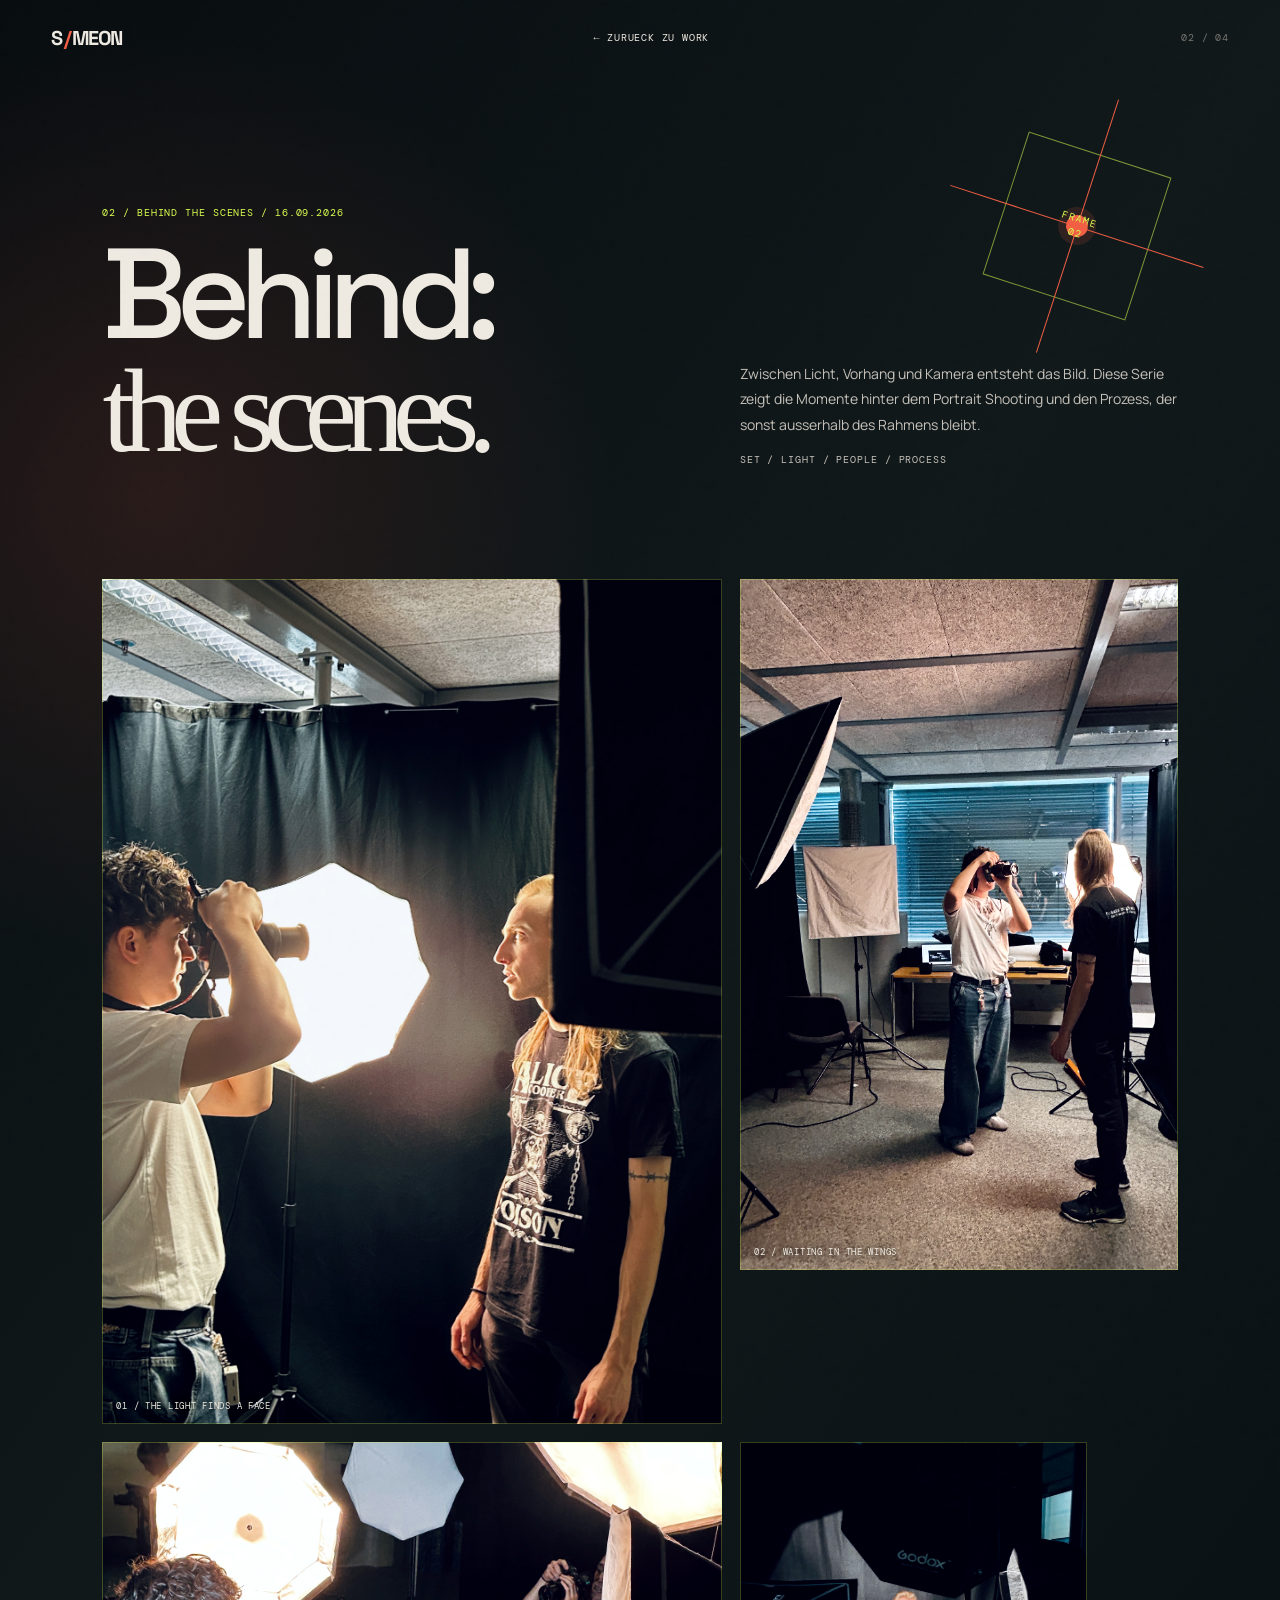
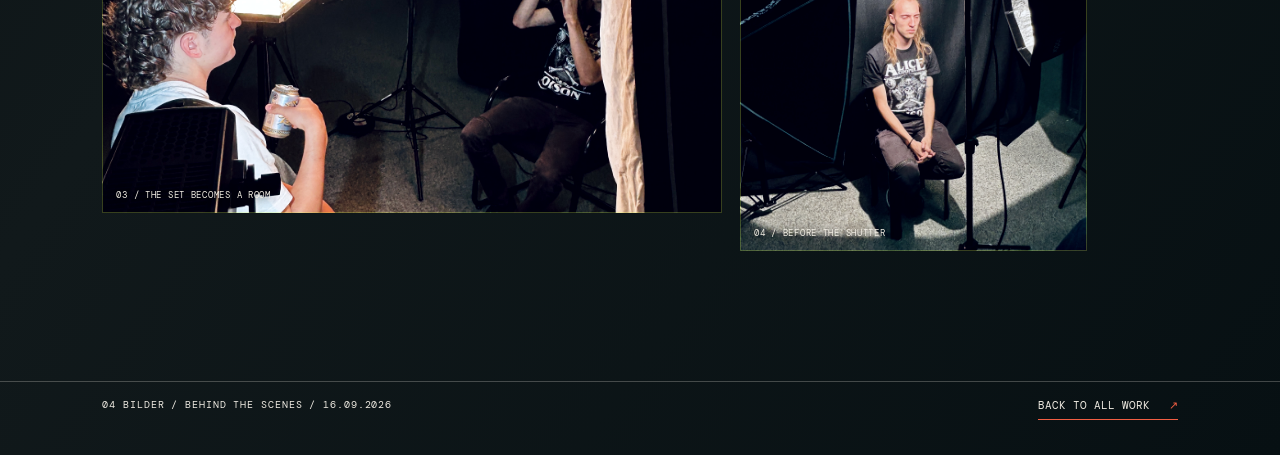
<file: behind-the-scenes.html>
<!doctype html>
<html lang="de">
<head>
  <meta charset="UTF-8">
  <meta name="viewport" content="width=device-width, initial-scale=1.0">
  <meta name="description" content="Behind the Scenes vom Portrait Shooting am 16.09.2026.">
  <title>Behind: Behind the Scenes — SIMEON</title>
  <link rel="stylesheet" href="style.css">
</head>
<body class="project-page behind-page">
  <div class="grain" aria-hidden="true"></div>
  <header class="site-header">
    <a class="wordmark" href="index.html#top" aria-label="Simeon Startseite">S<span>/</span>MEON</a>
    <a class="back-link" href="index.html#work">&larr; zurueck zu work</a>
    <span class="header-note">02 / 04</span>
  </header>
  <main>
    <section class="project-hero section-pad behind-hero">
      <div class="project-page-title reveal visible"><p class="eyebrow">02 / behind the scenes / 16.09.2026</p><h1>Behind:<br><em>the scenes.</em></h1></div>
      <div class="project-page-intro reveal visible"><p>Zwischen Licht, Vorhang und Kamera entsteht das Bild. Diese Serie zeigt die Momente hinter dem Portrait Shooting und den Prozess, der sonst ausserhalb des Rahmens bleibt.</p><p class="mono">set / light / people / process</p></div>
      <div class="behind-marker" aria-hidden="true"><span>FRAME<br>02</span><i></i></div>
    </section>
    <section class="behind-gallery section-pad" aria-label="Behind the Scenes Bilder">
      <div class="behind-gallery-grid">
        <figure class="behind-shot behind-shot-feature"><img src="img/Behind%20the%20Scens/IMG_6875.jpg" alt="Fotograf beim Fotografieren im Portrait-Set" loading="eager"><figcaption>01 / the light finds a face</figcaption></figure>
        <figure class="behind-shot behind-shot-tall"><img src="img/Behind%20the%20Scens/IMG_6873.jpg" alt="Portrait-Set mit Licht und schwarzem Vorhang" loading="lazy"><figcaption>02 / waiting in the wings</figcaption></figure>
        <figure class="behind-shot behind-shot-wide"><img src="img/Behind%20the%20Scens/IMG_6867.jpg" alt="Person im improvisierten Portrait-Set" loading="lazy"><figcaption>03 / the set becomes a room</figcaption></figure>
        <figure class="behind-shot"><img src="img/Behind%20the%20Scens/IMG_6865.jpg" alt="Licht und Kamera waehrend des Shootings" loading="lazy"><figcaption>04 / before the shutter</figcaption></figure>
      </div>
    </section>
    <section class="project-end section-pad"><span class="mono">04 bilder / behind the scenes / 16.09.2026</span><a class="text-link" href="index.html#work">back to all work <span>↗</span></a></section>
  </main>
  <script src="script.js"></script>
</body>
</html>
</file>
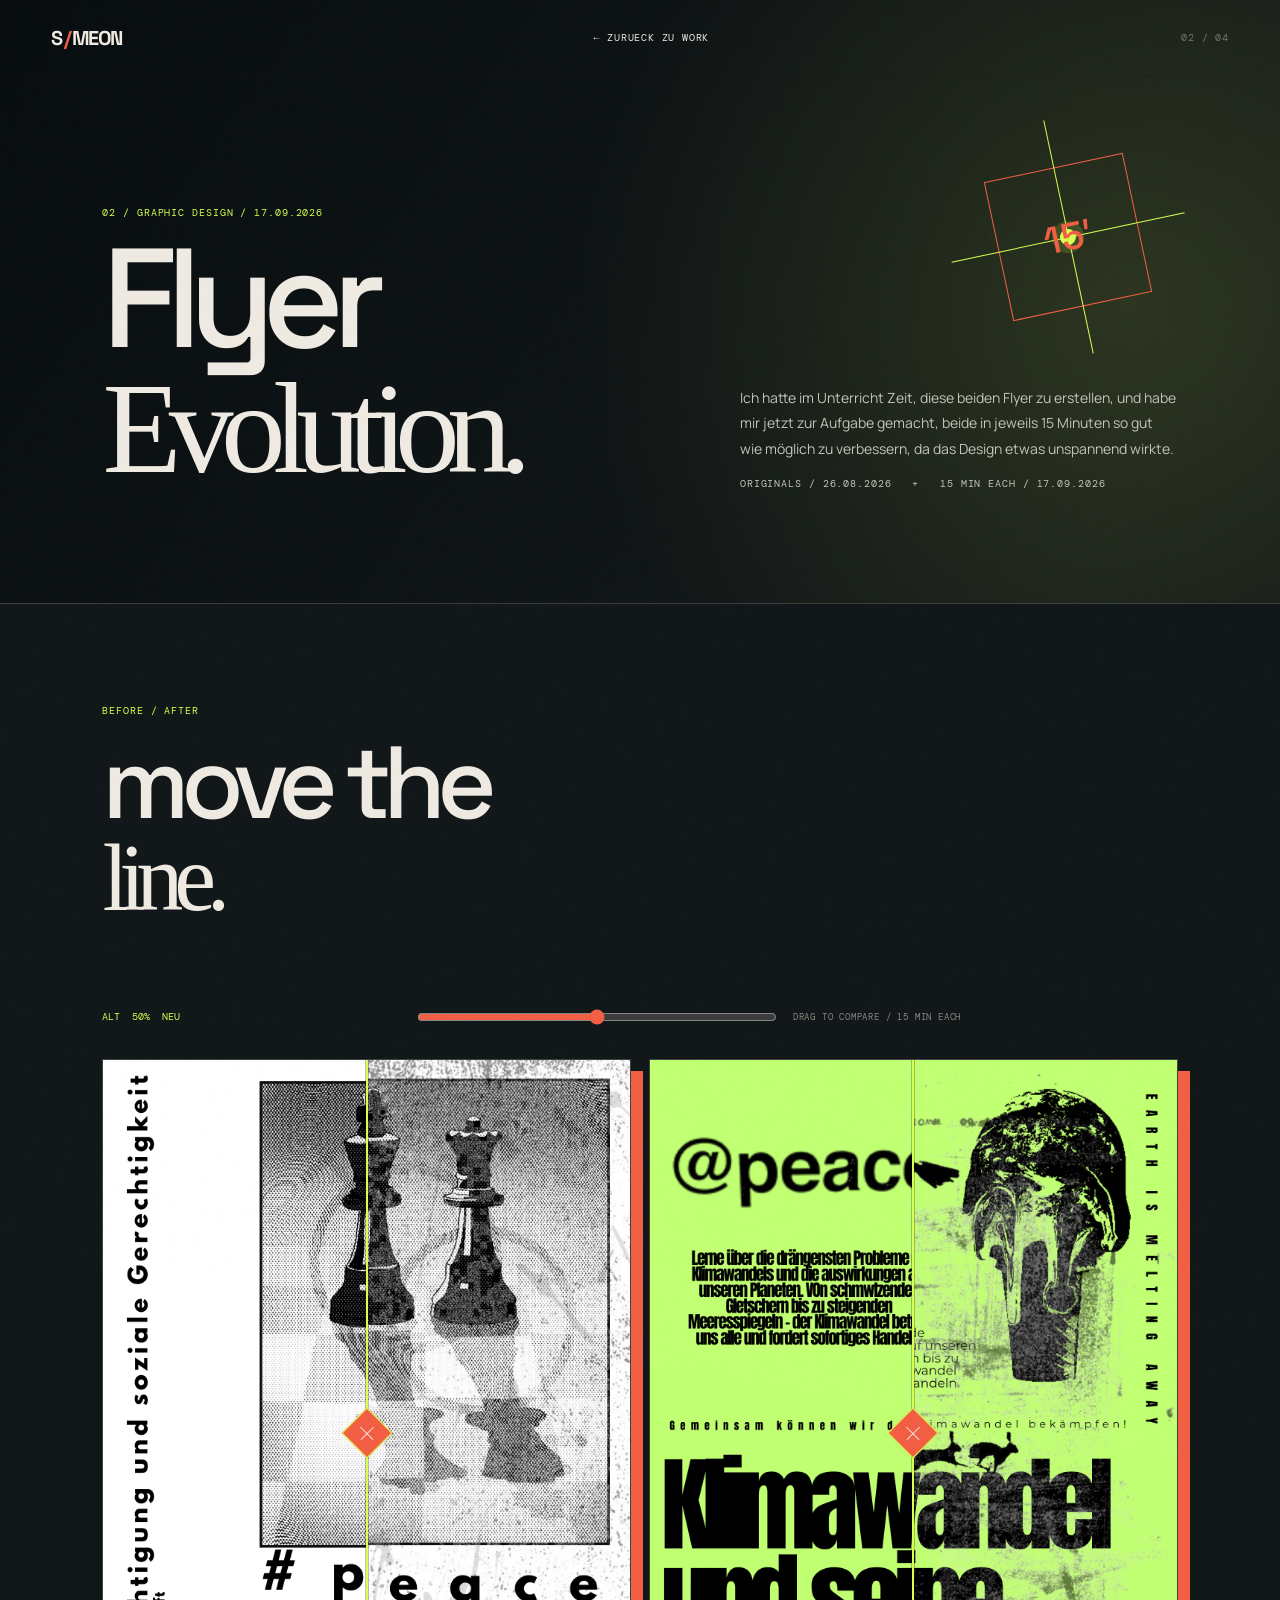
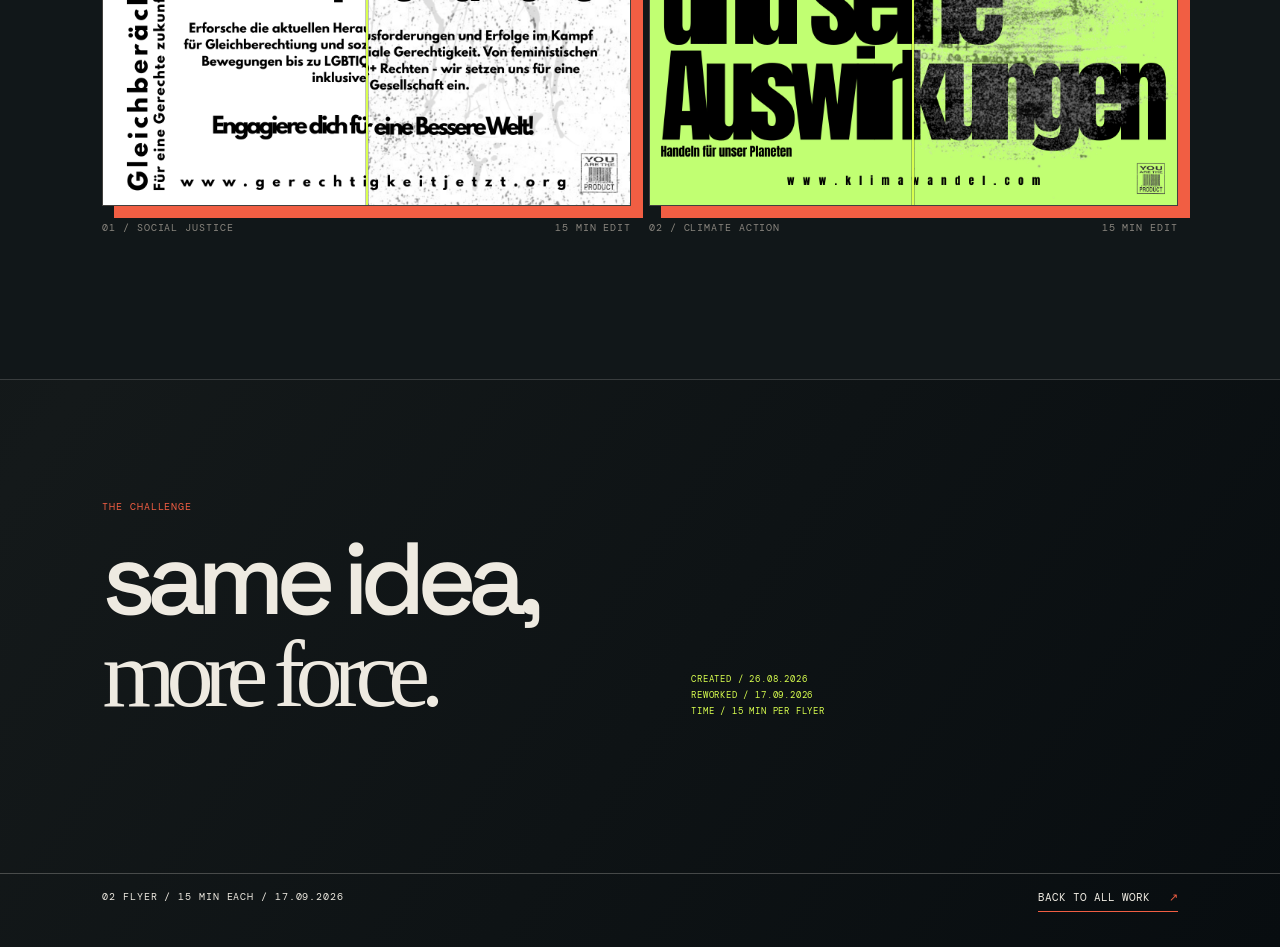
<file: flyer-entwicklung.html>
<!doctype html>
<html lang="de">
<head>
  <meta charset="UTF-8">
  <meta name="viewport" content="width=device-width, initial-scale=1.0">
  <meta name="description" content="Flyer-Entwicklung: zwei Flyer, jeweils 15 Minuten überarbeitet.">
  <title>Flyer Evolution — SIMEON</title>
  <link rel="stylesheet" href="style.css">
</head>
<body class="project-page flyer-page">
  <div class="grain" aria-hidden="true"></div>
  <header class="site-header">
    <a class="wordmark" href="index.html#top" aria-label="Simeon Startseite">S<span>/</span>MEON</a>
    <a class="back-link" href="index.html#work">&larr; zurueck zu work</a>
    <span class="header-note">02 / 04</span>
  </header>
  <main>
    <section class="project-hero section-pad flyer-hero">
      <div class="project-page-title reveal visible"><p class="eyebrow">02 / graphic design / 17.09.2026</p><h1>Flyer<br><em>Evolution.</em></h1></div>
      <div class="project-page-intro reveal visible"><p>Ich hatte im Unterricht Zeit, diese beiden Flyer zu erstellen, und habe mir jetzt zur Aufgabe gemacht, beide in jeweils 15 Minuten so gut wie möglich zu verbessern, da das Design etwas unspannend wirkte.</p><p class="mono">originals / 26.08.2026 &nbsp; + &nbsp; 15 min each / 17.09.2026</p></div>
      <div class="flyer-hero-mark" aria-hidden="true"><span>15′</span><i></i></div>
    </section>
    <section class="flyer-comparison section-pad" aria-labelledby="comparison-title">
      <div class="flyer-section-heading">
        <div><p class="eyebrow">before / after</p><h2 id="comparison-title">move the<br><em>line.</em></h2></div>
      </div>
      <div class="comparison-controls">
        <label for="comparison-range"><span>alt</span><span class="comparison-range-value">50%</span><span>neu</span></label>
        <input id="comparison-range" class="comparison-range" type="range" min="0" max="100" value="50" aria-label="Vergleich zwischen altem und neuem Flyer">
        <span class="mono">drag to compare / 15 min each</span>
      </div>
      <div class="comparison-grid">
        <article class="comparison-item">
          <div class="comparison-frame">
            <img class="comparison-old" src="img/03.09.2026/Old/Gleichber%C3%A4chtigung%20und%20soziale%20Gerechtigkeit.png" alt="Alter Flyer zu Gleichberechtigung und sozialer Gerechtigkeit">
            <div class="comparison-new"><img src="img/03.09.2026/New/Gleichber%C3%A4chtigung%20und%20soziale%20Gerechtigkeit.new.png" alt="Überarbeiteter Flyer zu Gleichberechtigung und sozialer Gerechtigkeit"></div>
            <div class="comparison-divider" aria-hidden="true"><span></span></div>
          </div>
          <div class="comparison-meta"><span class="mono">01 / social justice</span><span class="mono">15 min edit</span></div>
        </article>
        <article class="comparison-item">
          <div class="comparison-frame">
            <img class="comparison-old" src="img/03.09.2026/Old/Klimawandel%20und%20seine%20Auswirkungen.png" alt="Alter Flyer zu Klimawandel und seinen Auswirkungen">
            <div class="comparison-new"><img src="img/03.09.2026/New/Klimawandel%20und%20seine%20Auswirkungen.new.png" alt="Überarbeiteter Flyer zu Klimawandel und seinen Auswirkungen"></div>
            <div class="comparison-divider" aria-hidden="true"><span></span></div>
          </div>
          <div class="comparison-meta"><span class="mono">02 / climate action</span><span class="mono">15 min edit</span></div>
        </article>
      </div>
    </section>
    <section class="flyer-notes section-pad">
      <div><p class="eyebrow">the challenge</p><h2>same idea,<br><em>more force.</em></h2></div>
      <div class="flyer-note-copy"><p class="mono">created / 26.08.2026<br>reworked / 17.09.2026<br>time / 15 min per flyer</p></div>
    </section>
    <section class="project-end section-pad"><span class="mono">02 flyer / 15 min each / 17.09.2026</span><a class="text-link" href="index.html#work">back to all work <span>↗</span></a></section>
  </main>
  <script src="script.js"></script>
</body>
</html>
</file>
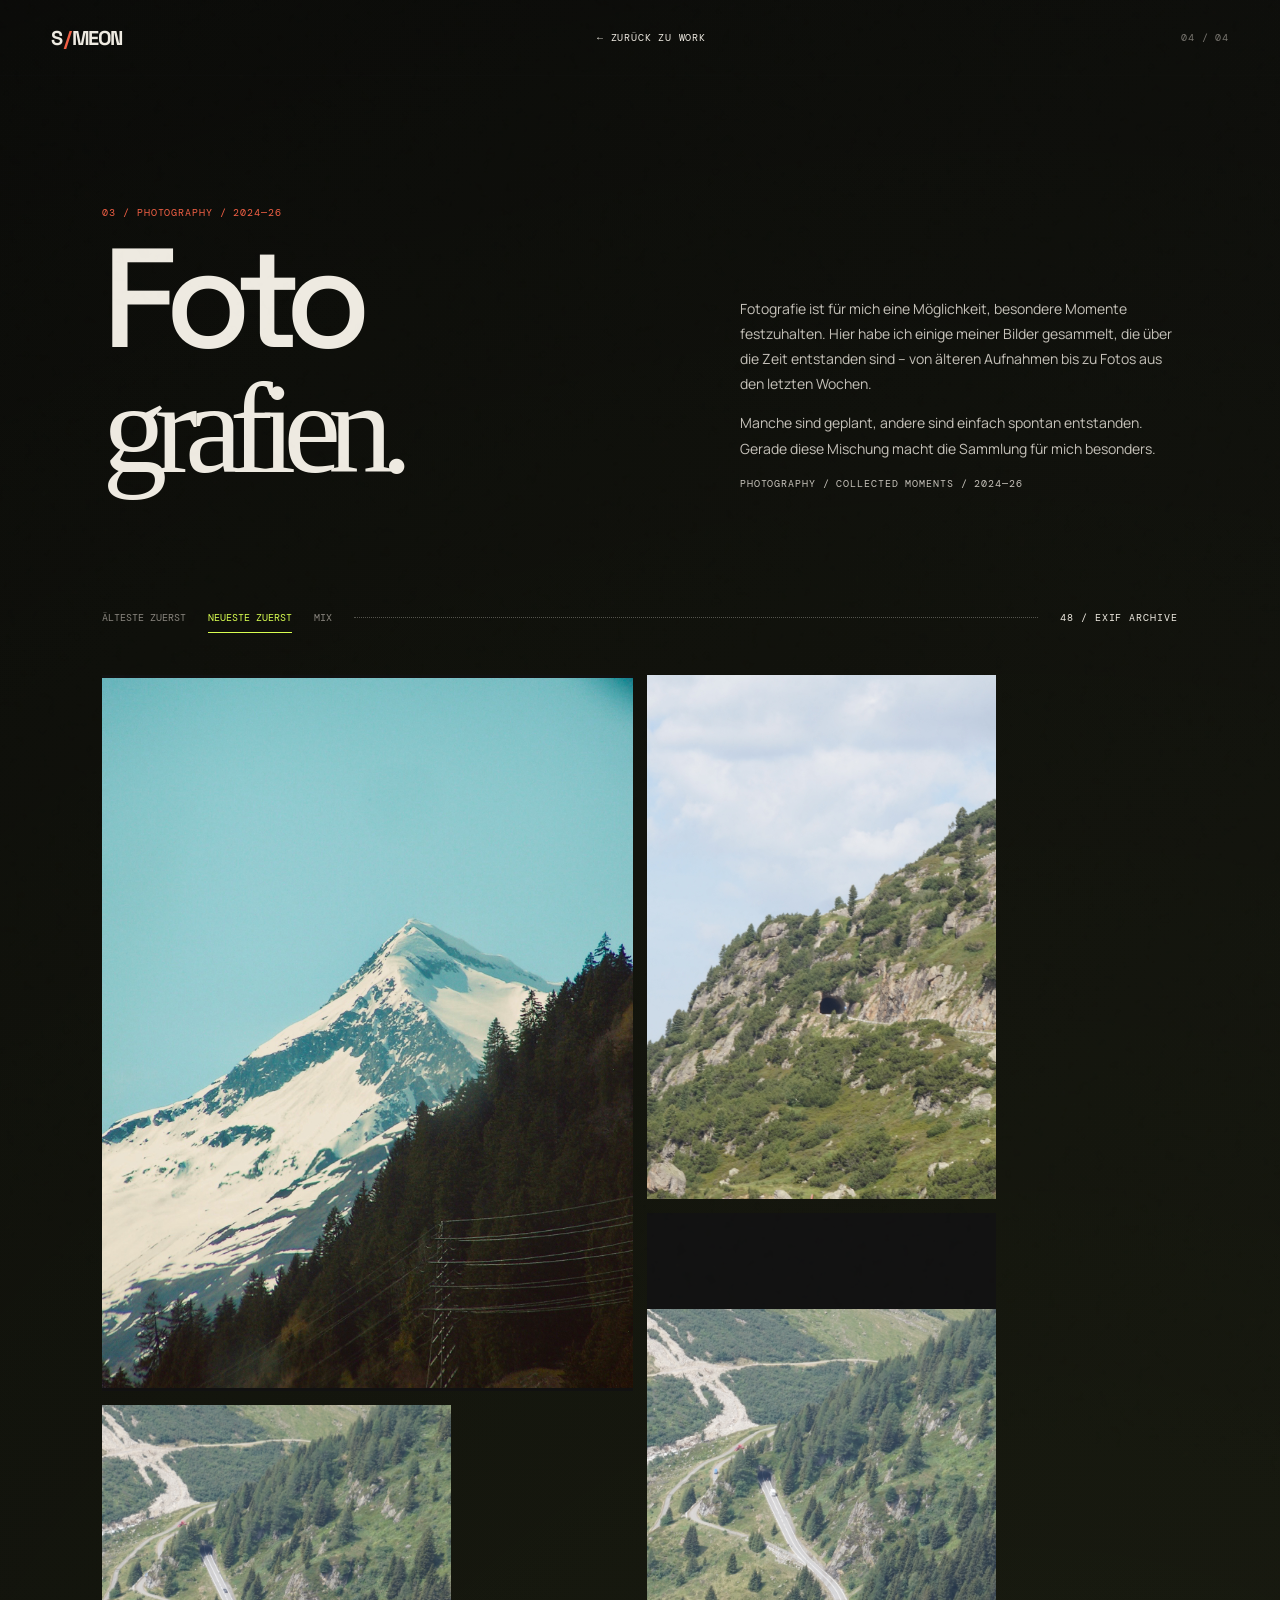
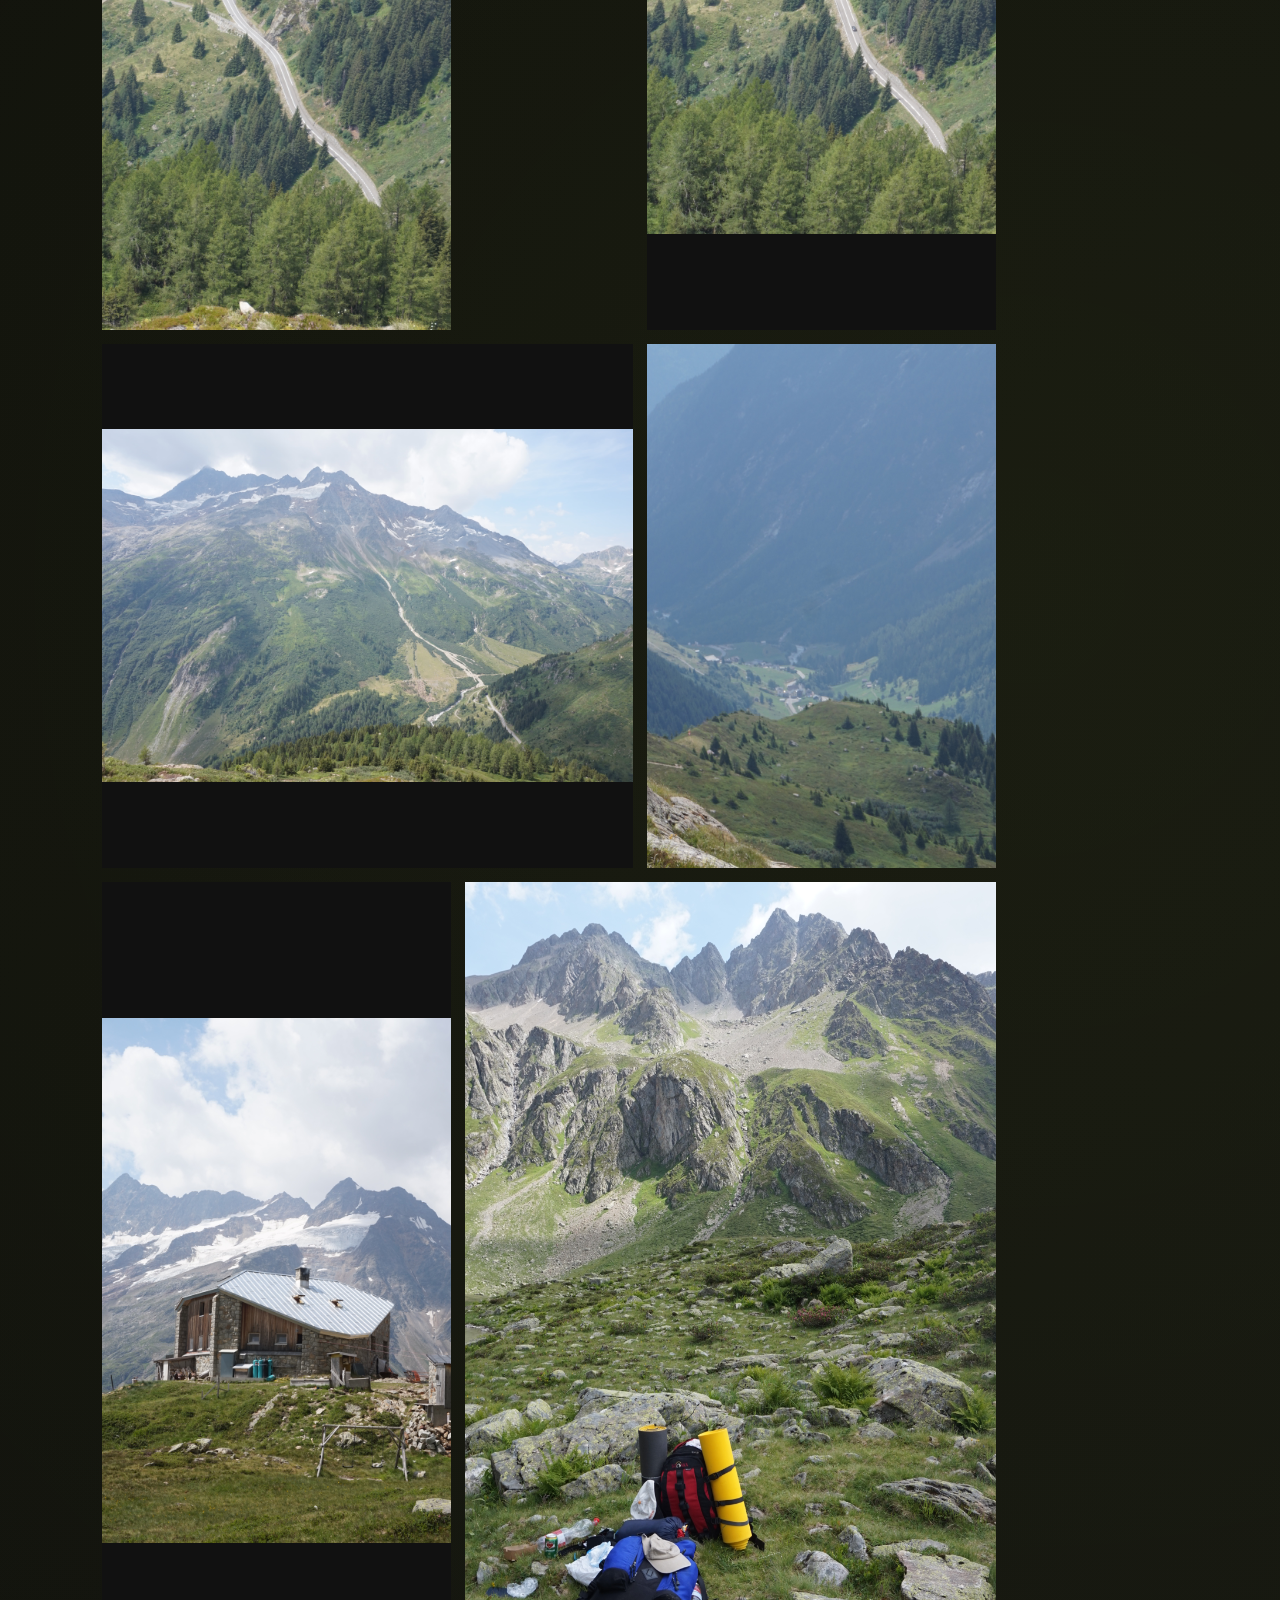
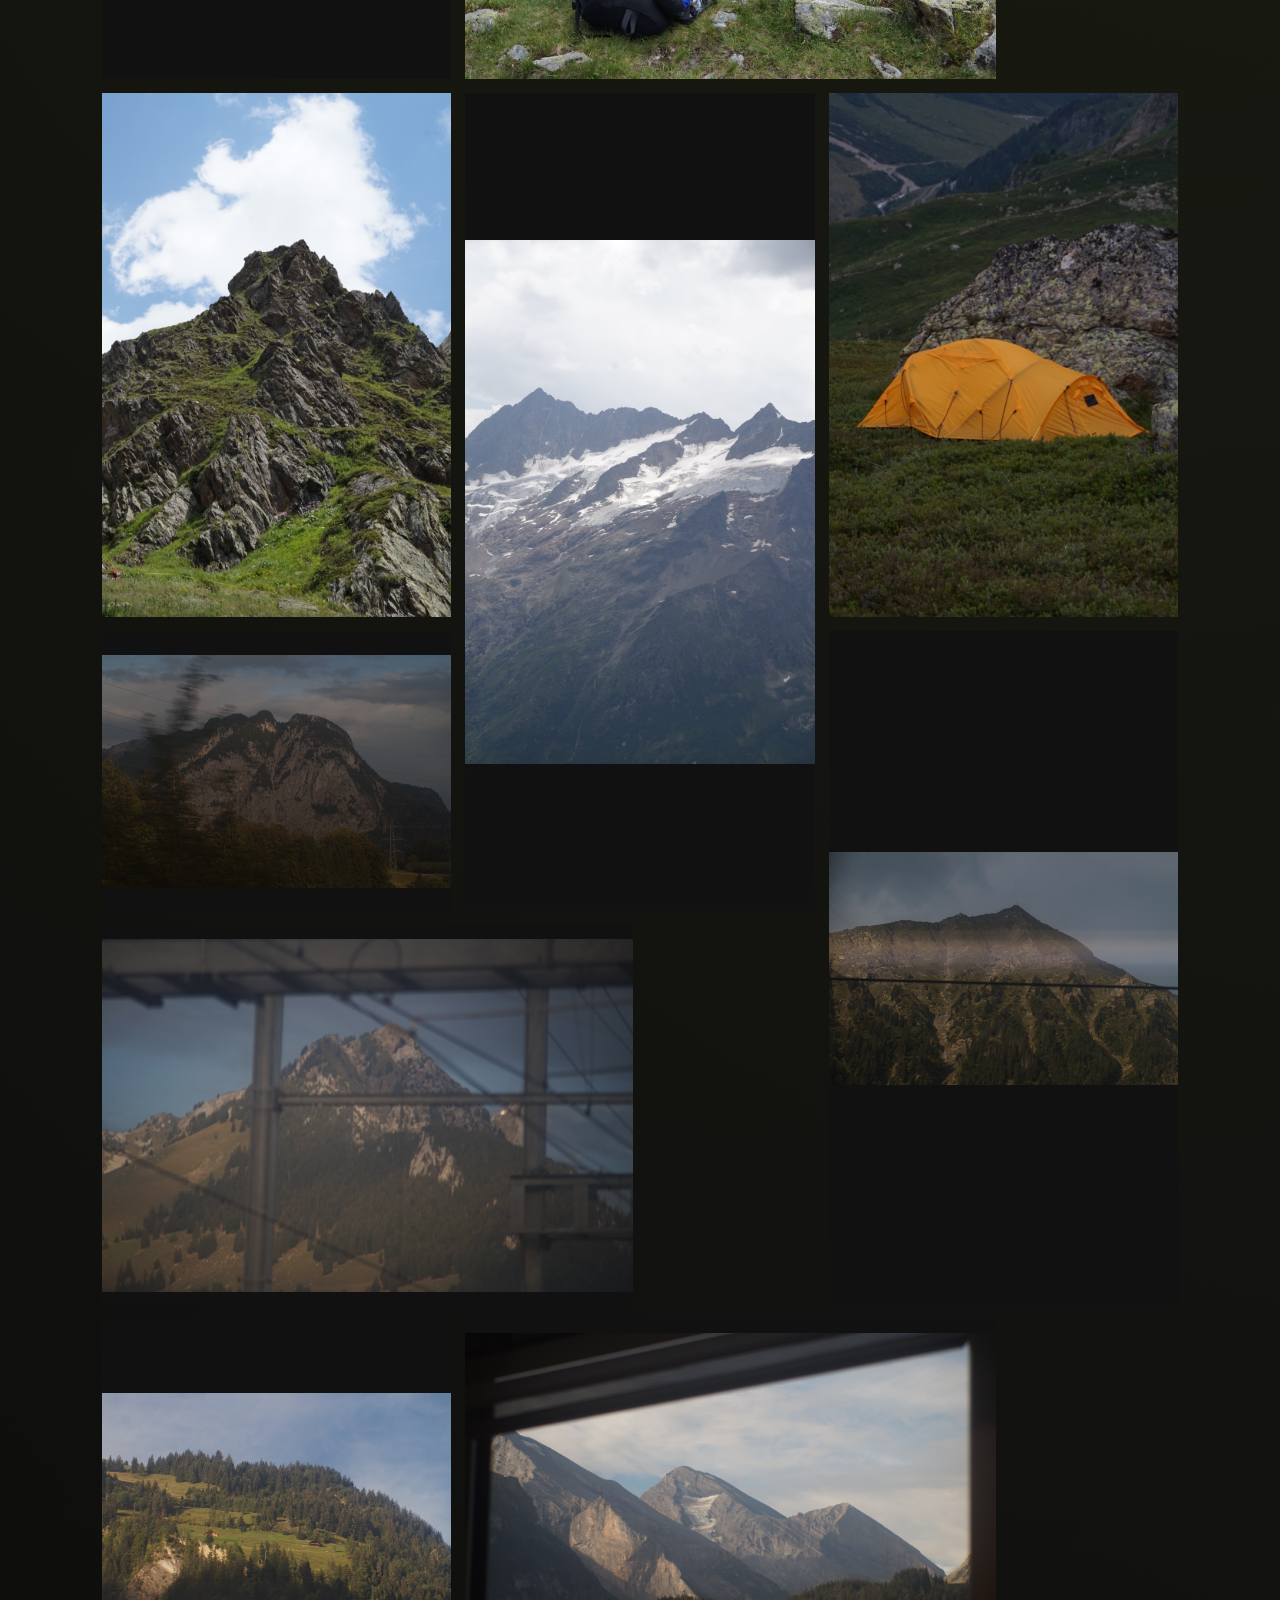
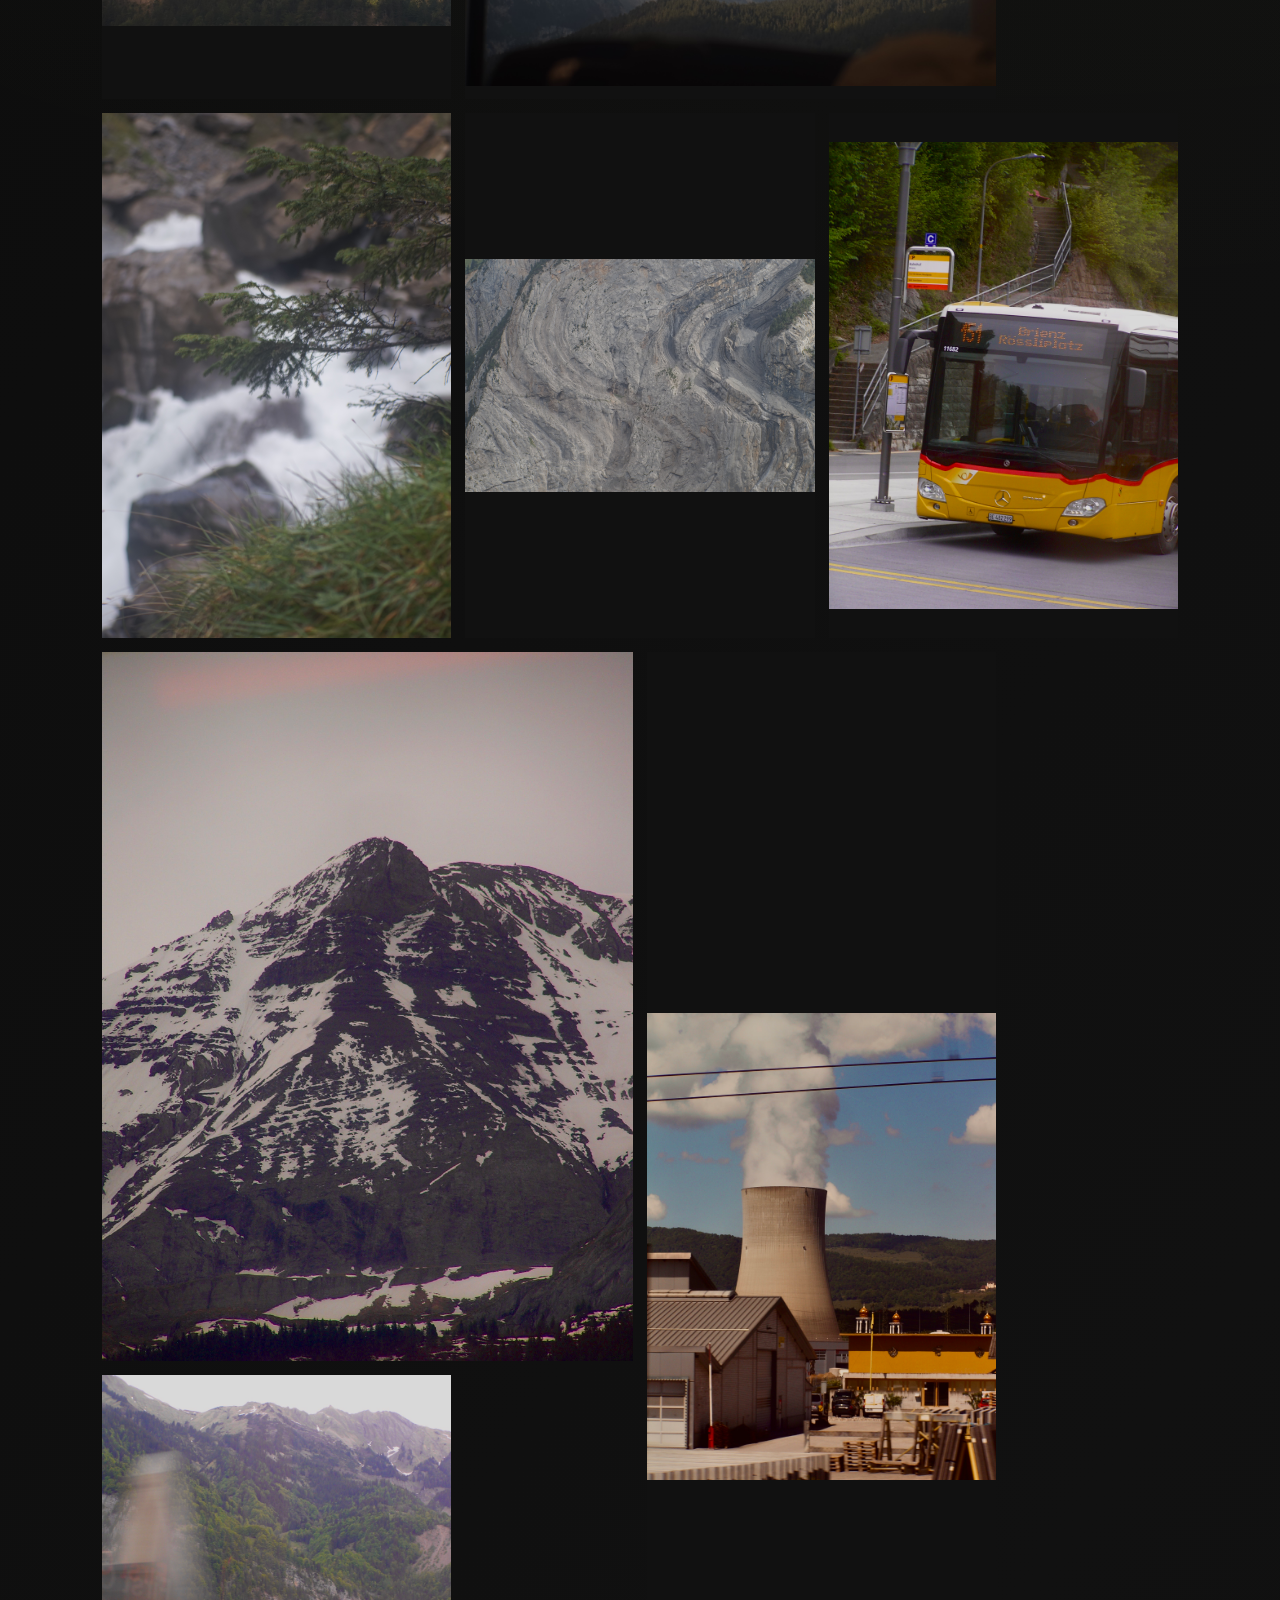
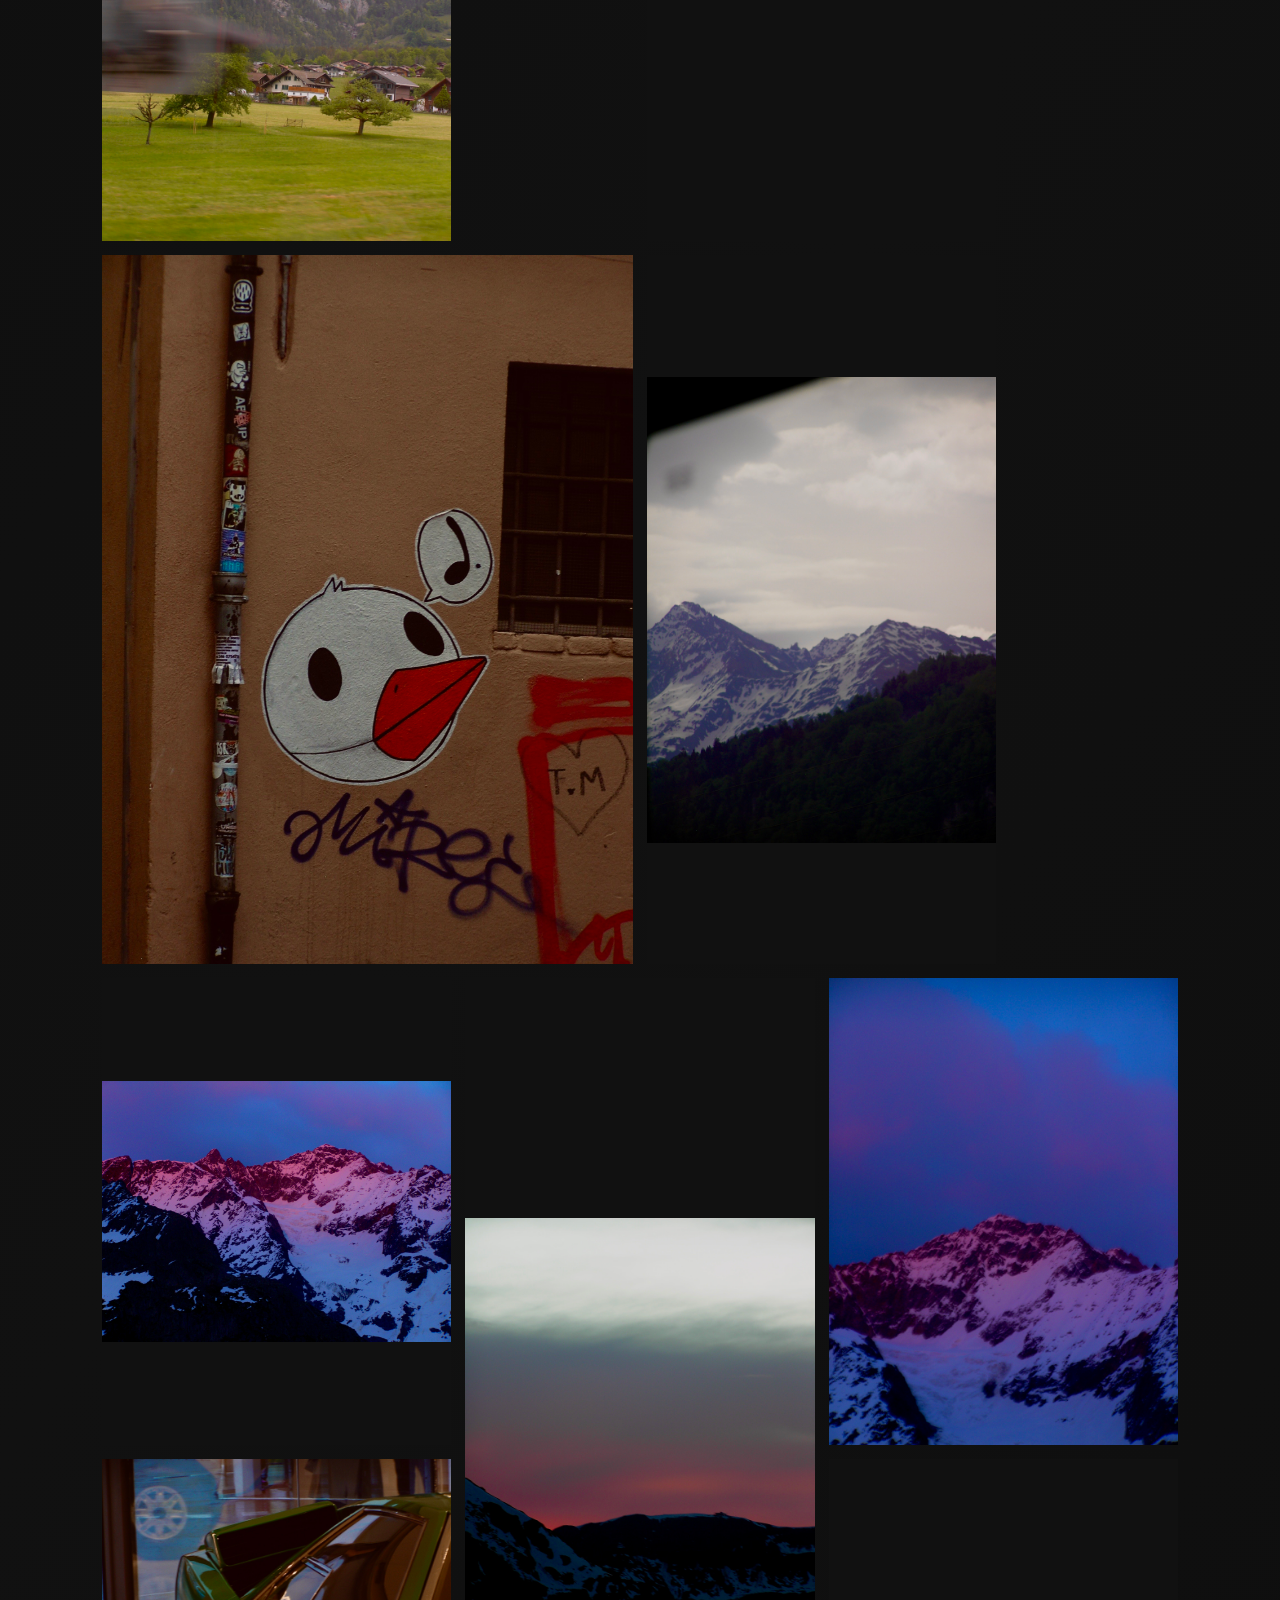
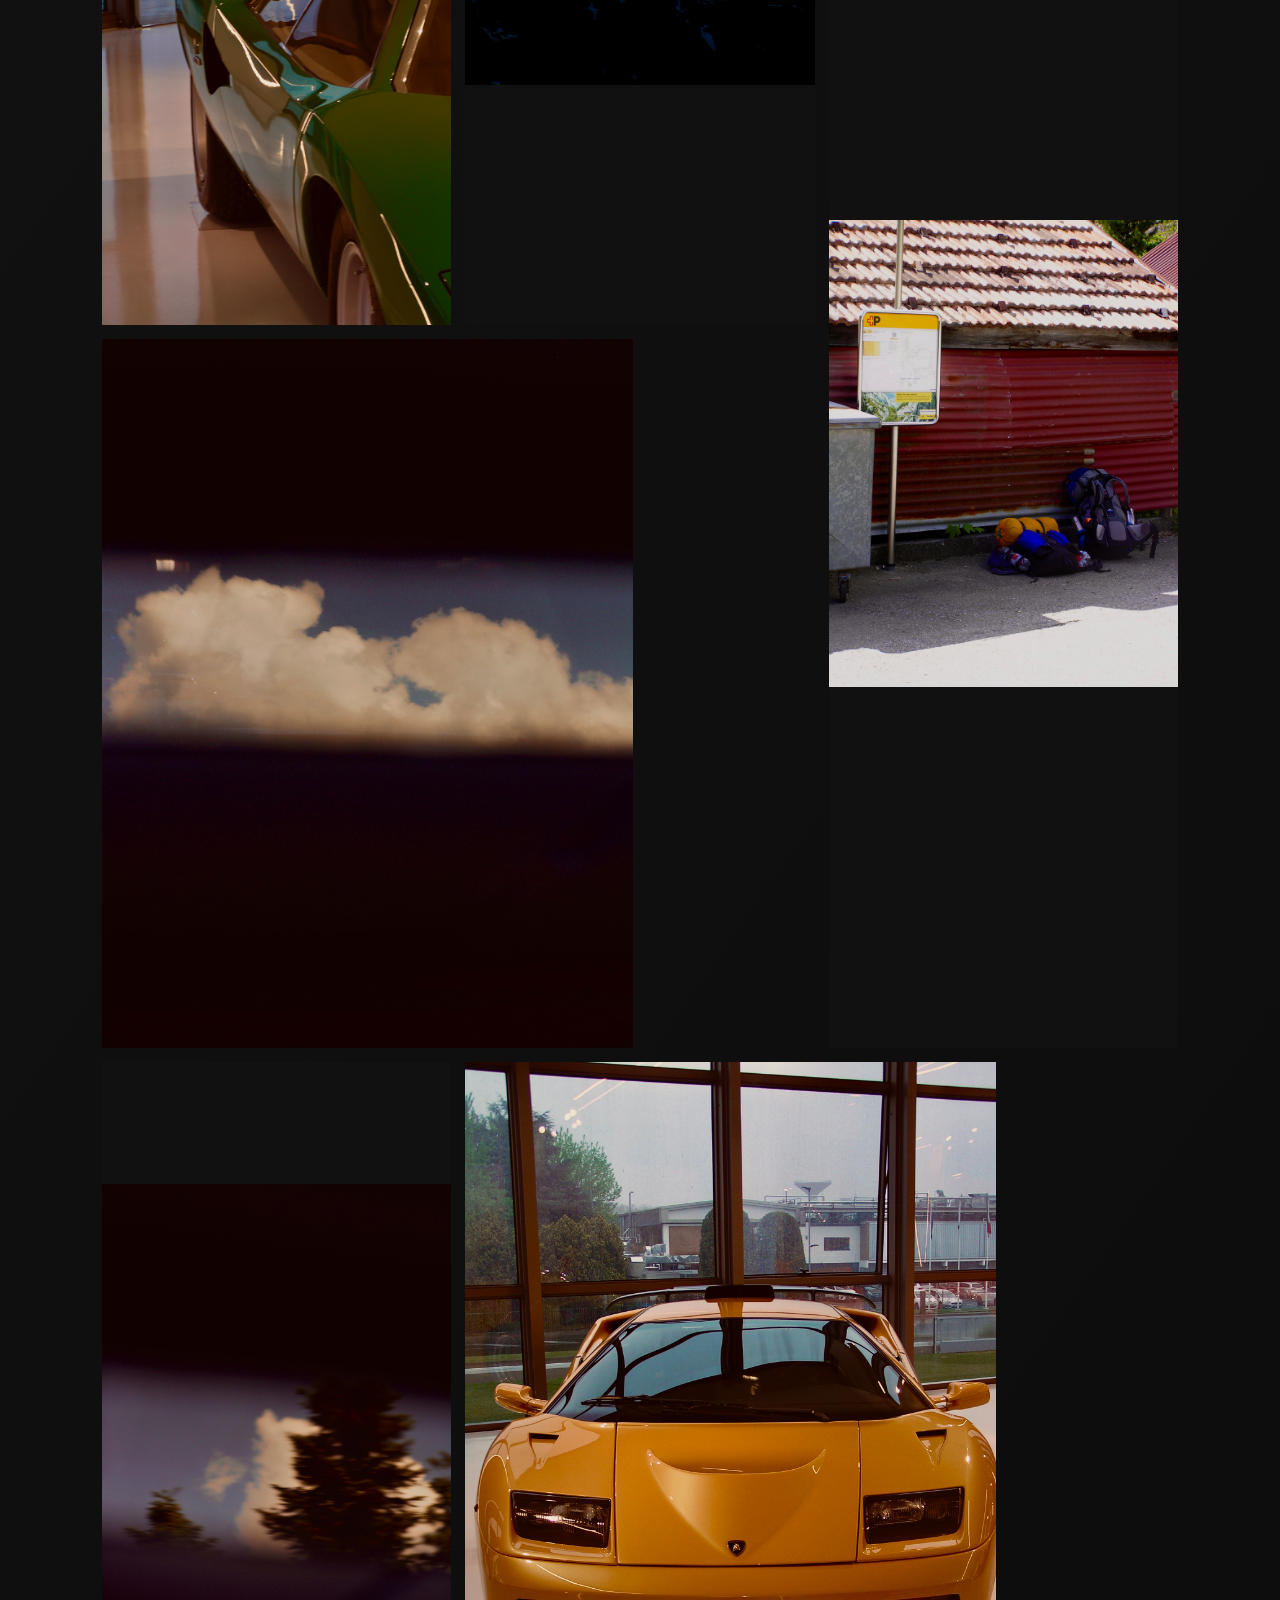
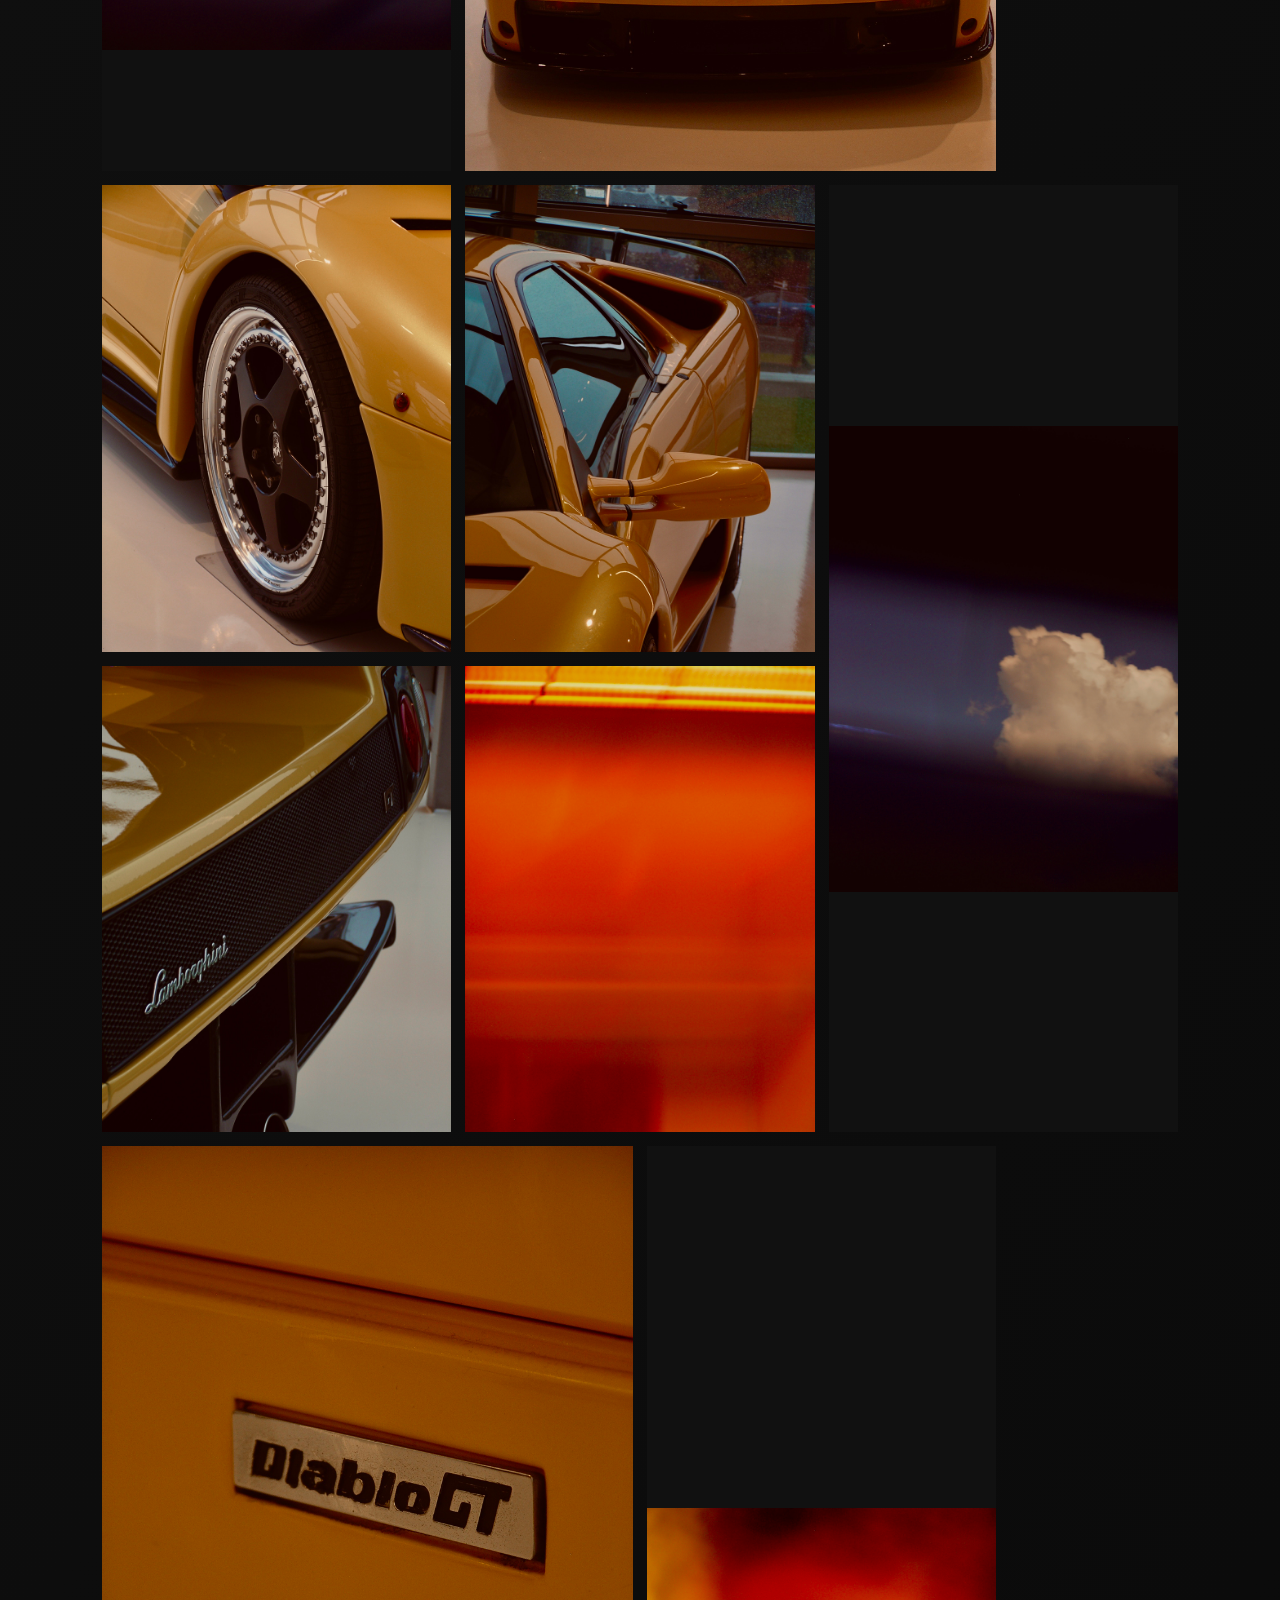
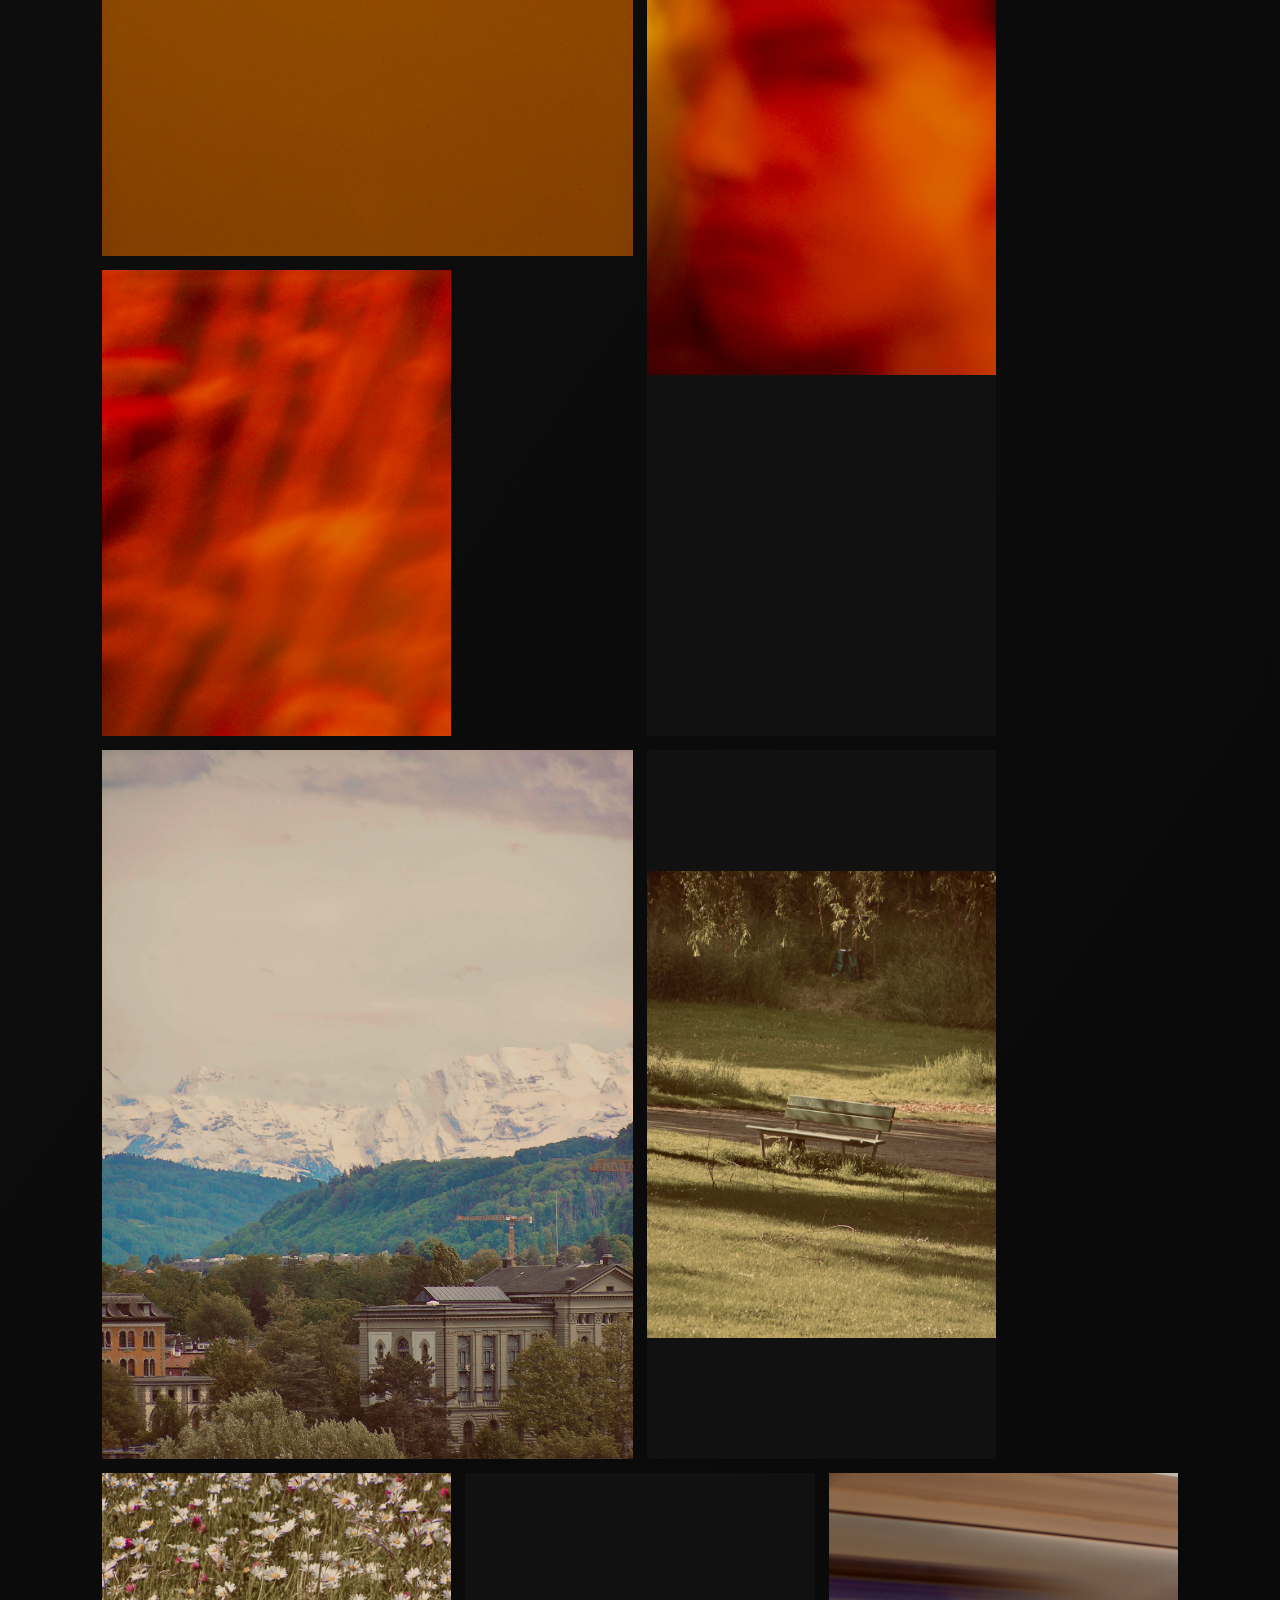
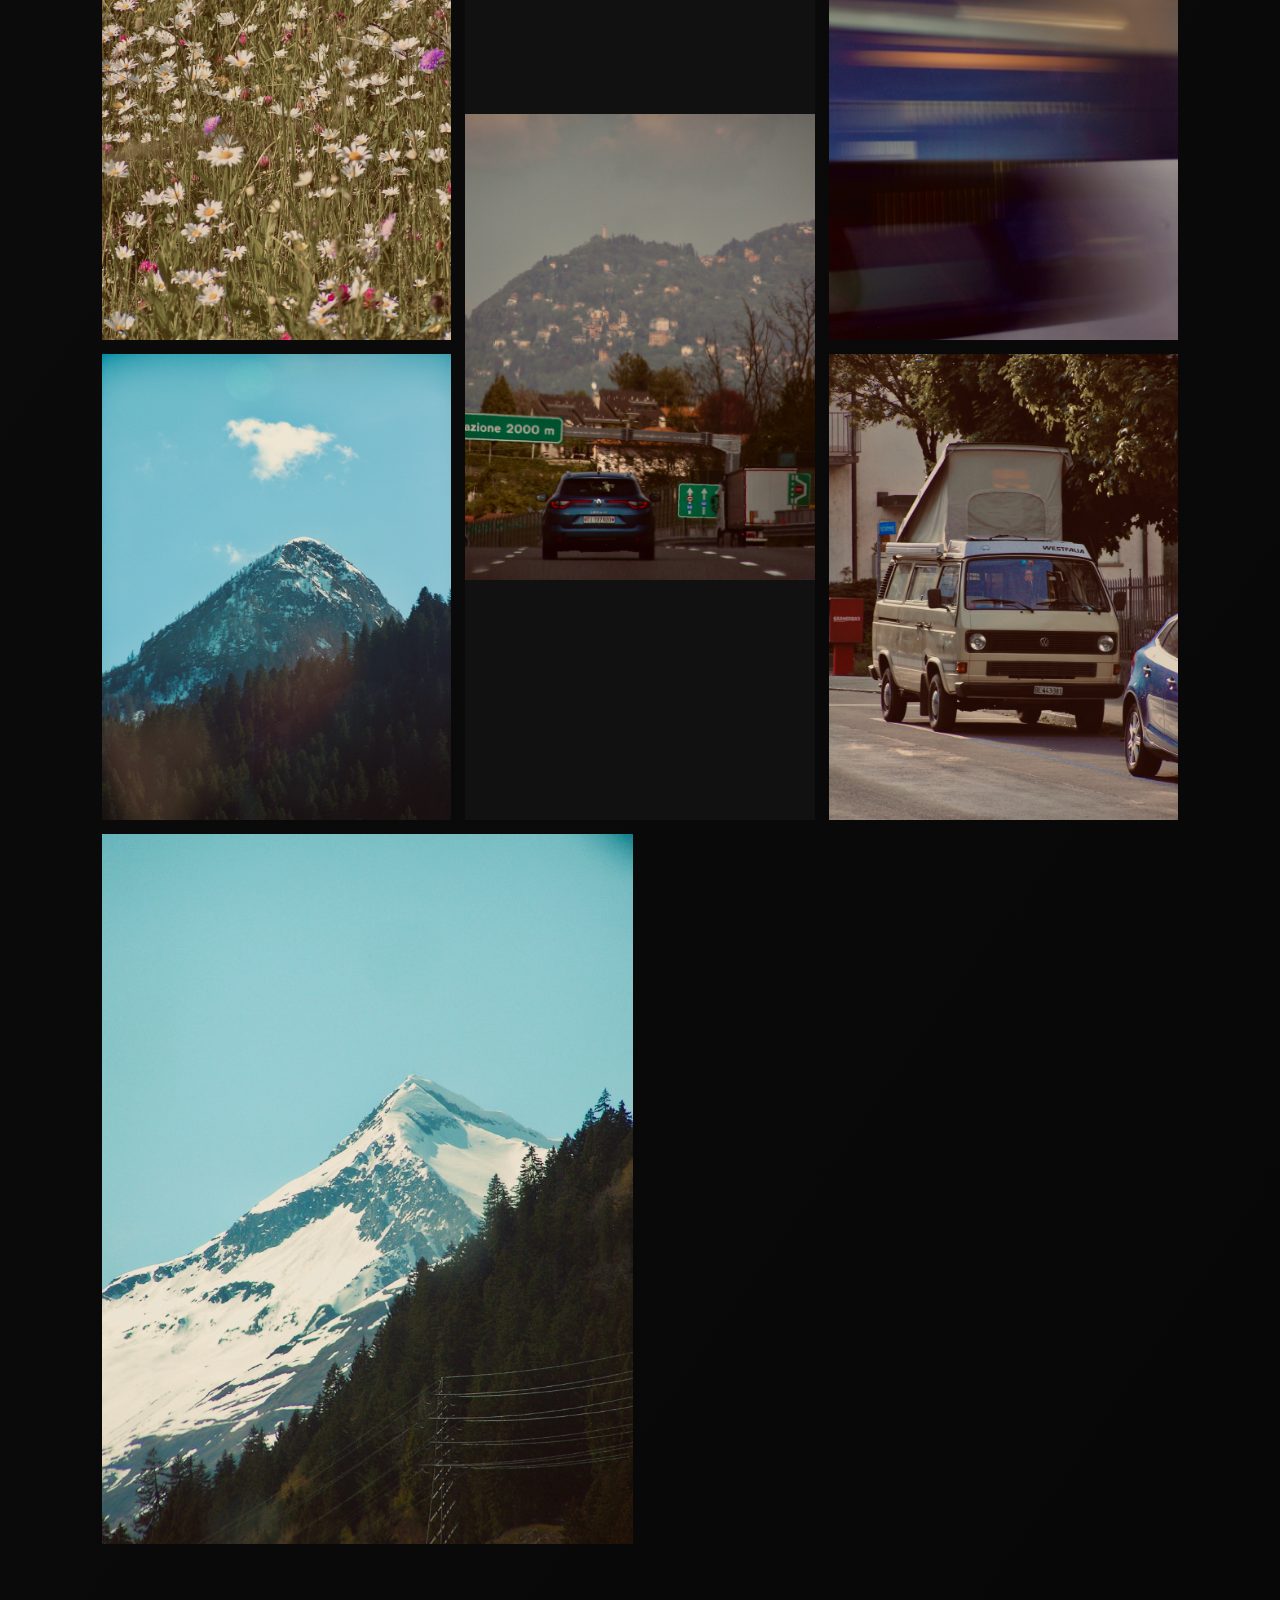
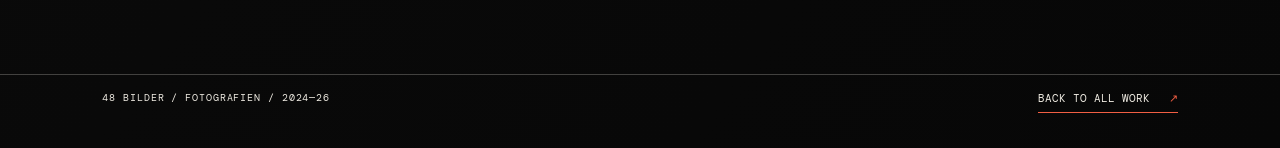
<file: fotografien.html>
<!doctype html>
<html lang="de">
<head>
  <meta charset="UTF-8">
  <meta name="viewport" content="width=device-width, initial-scale=1.0">
  <meta name="description" content="Fotografien von Simeon Staffelbach aus den Jahren 2024 bis 2026.">
  <title>Fotografien — Simeon Staffelbach</title>
  <link rel="stylesheet" href="style.css">
</head>
<body class="project-page photography-page">
  <div class="grain" aria-hidden="true"></div>
  <header class="site-header">
    <a class="wordmark" href="index.html#top" aria-label="Simeon Startseite">S<span>/</span>MEON</a>
    <a class="back-link" href="index.html#work">← zurück zu work</a>
    <span class="header-note">04 / 04</span>
  </header>
  <main>
    <section class="project-hero section-pad photography-hero">
      <div class="project-page-title reveal visible"><p class="eyebrow">03 / photography / 2024—26</p><h1>Foto<br><em>grafien.</em></h1></div>
      <div class="project-page-intro reveal visible"><p>Fotografie ist für mich eine Möglichkeit, besondere Momente festzuhalten. Hier habe ich einige meiner Bilder gesammelt, die über die Zeit entstanden sind – von älteren Aufnahmen bis zu Fotos aus den letzten Wochen.</p><p>Manche sind geplant, andere sind einfach spontan entstanden. Gerade diese Mischung macht die Sammlung für mich besonders.</p><p class="mono">photography / collected moments / 2024—26</p></div>
    </section>
    <div class="archive-controls section-pad" role="tablist" aria-label="Fotografien sortieren">
      <button class="archive-tab" type="button" data-archive-sort="oldest" role="tab" aria-selected="false">älteste zuerst</button>
      <button class="archive-tab is-active" type="button" data-archive-sort="newest" role="tab" aria-selected="true">neueste zuerst</button>
      <button class="archive-tab" type="button" data-archive-sort="mix" role="tab" aria-selected="false">mix</button>
      <span class="controls-line"></span><span class="mono">48 / EXIF ARCHIVE</span>
    </div>
    <section class="collage photography-collage section-pad" aria-label="Fotografien aus den Jahren 2024 bis 2026">
      <div class="collage-grid">
        <figure class="collage-item collage-feature"><img src="img/2024-26/P1010146.jpg" alt="Fotografie aus der Sammlung" loading="eager"></figure>
        <figure class="collage-item"><img src="img/2024-26/DSC03718.JPG" alt="Fotografie aus der Sammlung" loading="lazy"></figure>
        <figure class="collage-item collage-tall"><img src="img/2024-26/DSC03721.JPG" alt="Fotografie aus der Sammlung" loading="lazy"></figure>
        <figure class="collage-item"><img src="img/2024-26/DSC03722.JPG" alt="Fotografie aus der Sammlung" loading="lazy"></figure>
        <figure class="collage-item collage-wide"><img src="img/2024-26/DSC03734.JPG" alt="Fotografie aus der Sammlung" loading="lazy"></figure>
        <figure class="collage-item"><img src="img/2024-26/DSC03738.JPG" alt="Fotografie aus der Sammlung" loading="lazy"></figure>
        <figure class="collage-item"><img src="img/2024-26/DSC03740.JPG" alt="Fotografie aus der Sammlung" loading="lazy"></figure>
        <figure class="collage-item collage-wide"><img src="img/2024-26/DSC03747.JPG" alt="Fotografie aus der Sammlung" loading="lazy"></figure>
        <figure class="collage-item"><img src="img/2024-26/DSC03765.JPG" alt="Fotografie aus der Sammlung" loading="lazy"></figure>
        <figure class="collage-item collage-tall"><img src="img/2024-26/DSC03772.JPG" alt="Fotografie aus der Sammlung" loading="lazy"></figure>
        <figure class="collage-item"><img src="img/2024-26/DSC03783.JPG" alt="Fotografie aus der Sammlung" loading="lazy"></figure>
        <figure class="collage-item collage-wide"><img src="img/2024-26/DSC04779.JPG" alt="Fotografie aus der Sammlung" loading="lazy"></figure>
        <figure class="collage-item"><img src="img/2024-26/DSC04786.JPG" alt="Fotografie aus der Sammlung" loading="lazy"></figure>
        <figure class="collage-item collage-tall"><img src="img/2024-26/DSC04787.JPG" alt="Fotografie aus der Sammlung" loading="lazy"></figure>
        <figure class="collage-item"><img src="img/2024-26/DSC04796.JPG" alt="Fotografie aus der Sammlung" loading="lazy"></figure>
        <figure class="collage-item collage-wide"><img src="img/2024-26/DSC04802.JPG" alt="Fotografie aus der Sammlung" loading="lazy"></figure>
        <figure class="collage-item"><img src="img/2024-26/DSC04819.JPG" alt="Fotografie aus der Sammlung" loading="lazy"></figure>
        <figure class="collage-item"><img src="img/2024-26/DSC05130.JPG" alt="Fotografie aus der Sammlung" loading="lazy"></figure>
        <figure class="collage-item collage-wide"><img src="img/2024-26/P1010003.jpg" alt="Fotografie aus der Sammlung" loading="lazy"></figure>
        <figure class="collage-item"><img src="img/2024-26/P1010005.jpg" alt="Fotografie aus der Sammlung" loading="lazy"></figure>
        <figure class="collage-item collage-tall"><img src="img/2024-26/P1010008.jpg" alt="Fotografie aus der Sammlung" loading="lazy"></figure>
        <figure class="collage-item"><img src="img/2024-26/P1010018.jpg" alt="Fotografie aus der Sammlung" loading="lazy"></figure>
        <figure class="collage-item collage-wide"><img src="img/2024-26/P1010022.jpg" alt="Fotografie aus der Sammlung" loading="lazy"></figure>
        <figure class="collage-item"><img src="img/2024-26/P1010022_2.jpg" alt="Fotografie aus der Sammlung" loading="lazy"></figure>
        <figure class="collage-item"><img src="img/2024-26/P1010026.jpg" alt="Fotografie aus der Sammlung" loading="lazy"></figure>
        <figure class="collage-item collage-tall"><img src="img/2024-26/P1010029_2.jpg" alt="Fotografie aus der Sammlung" loading="lazy"></figure>
        <figure class="collage-item"><img src="img/2024-26/P1010031.jpg" alt="Fotografie aus der Sammlung" loading="lazy"></figure>
        <figure class="collage-item collage-wide"><img src="img/2024-26/P1010034.jpg" alt="Fotografie aus der Sammlung" loading="lazy"></figure>
        <figure class="collage-item"><img src="img/2024-26/P1010041.jpg" alt="Fotografie aus der Sammlung" loading="lazy"></figure>
        <figure class="collage-item collage-tall"><img src="img/2024-26/P1010042.jpg" alt="Fotografie aus der Sammlung" loading="lazy"></figure>
        <figure class="collage-item"><img src="img/2024-26/P1010048_2.jpg" alt="Fotografie aus der Sammlung" loading="lazy"></figure>
        <figure class="collage-item collage-wide"><img src="img/2024-26/P1010050.jpg" alt="Fotografie aus der Sammlung" loading="lazy"></figure>
        <figure class="collage-item"><img src="img/2024-26/P1010051.jpg" alt="Fotografie aus der Sammlung" loading="lazy"></figure>
        <figure class="collage-item"><img src="img/2024-26/P1010052.jpg" alt="Fotografie aus der Sammlung" loading="lazy"></figure>
        <figure class="collage-item collage-tall"><img src="img/2024-26/P1010053_2.jpg" alt="Fotografie aus der Sammlung" loading="lazy"></figure>
        <figure class="collage-item"><img src="img/2024-26/P1010054.jpg" alt="Fotografie aus der Sammlung" loading="lazy"></figure>
        <figure class="collage-item collage-wide"><img src="img/2024-26/P1010056.jpg" alt="Fotografie aus der Sammlung" loading="lazy"></figure>
        <figure class="collage-item"><img src="img/2024-26/P1010073.jpg" alt="Fotografie aus der Sammlung" loading="lazy"></figure>
        <figure class="collage-item collage-tall"><img src="img/2024-26/P1010075.jpg" alt="Fotografie aus der Sammlung" loading="lazy"></figure>
        <figure class="collage-item"><img src="img/2024-26/P1010079.jpg" alt="Fotografie aus der Sammlung" loading="lazy"></figure>
        <figure class="collage-item collage-wide"><img src="img/2024-26/P1010097-2.jpg" alt="Fotografie aus der Sammlung" loading="lazy"></figure>
        <figure class="collage-item"><img src="img/2024-26/P1010110-2.jpg" alt="Fotografie aus der Sammlung" loading="lazy"></figure>
        <figure class="collage-item"><img src="img/2024-26/P1010113.jpg" alt="Fotografie aus der Sammlung" loading="lazy"></figure>
        <figure class="collage-item collage-tall"><img src="img/2024-26/P1010127.jpg" alt="Fotografie aus der Sammlung" loading="lazy"></figure>
        <figure class="collage-item"><img src="img/2024-26/P1010138.jpg" alt="Fotografie aus der Sammlung" loading="lazy"></figure>
        <figure class="collage-item collage-wide"><img src="img/2024-26/P1010146.jpg" alt="Fotografie aus der Sammlung" loading="lazy"></figure>
        <figure class="collage-item"><img src="img/2024-26/P1010147.jpg" alt="Fotografie aus der Sammlung" loading="lazy"></figure>
        <figure class="collage-item"><img src="img/2024-26/P1010158.jpg" alt="Fotografie aus der Sammlung" loading="lazy"></figure>
      </div>
    </section>
    <section class="project-end section-pad"><span class="mono">48 bilder / fotografien / 2024—26</span><a class="text-link" href="index.html#work">back to all work <span>↗</span></a></section>
  </main>
  <script src="script.js"></script>
</body>
</html>
</file>
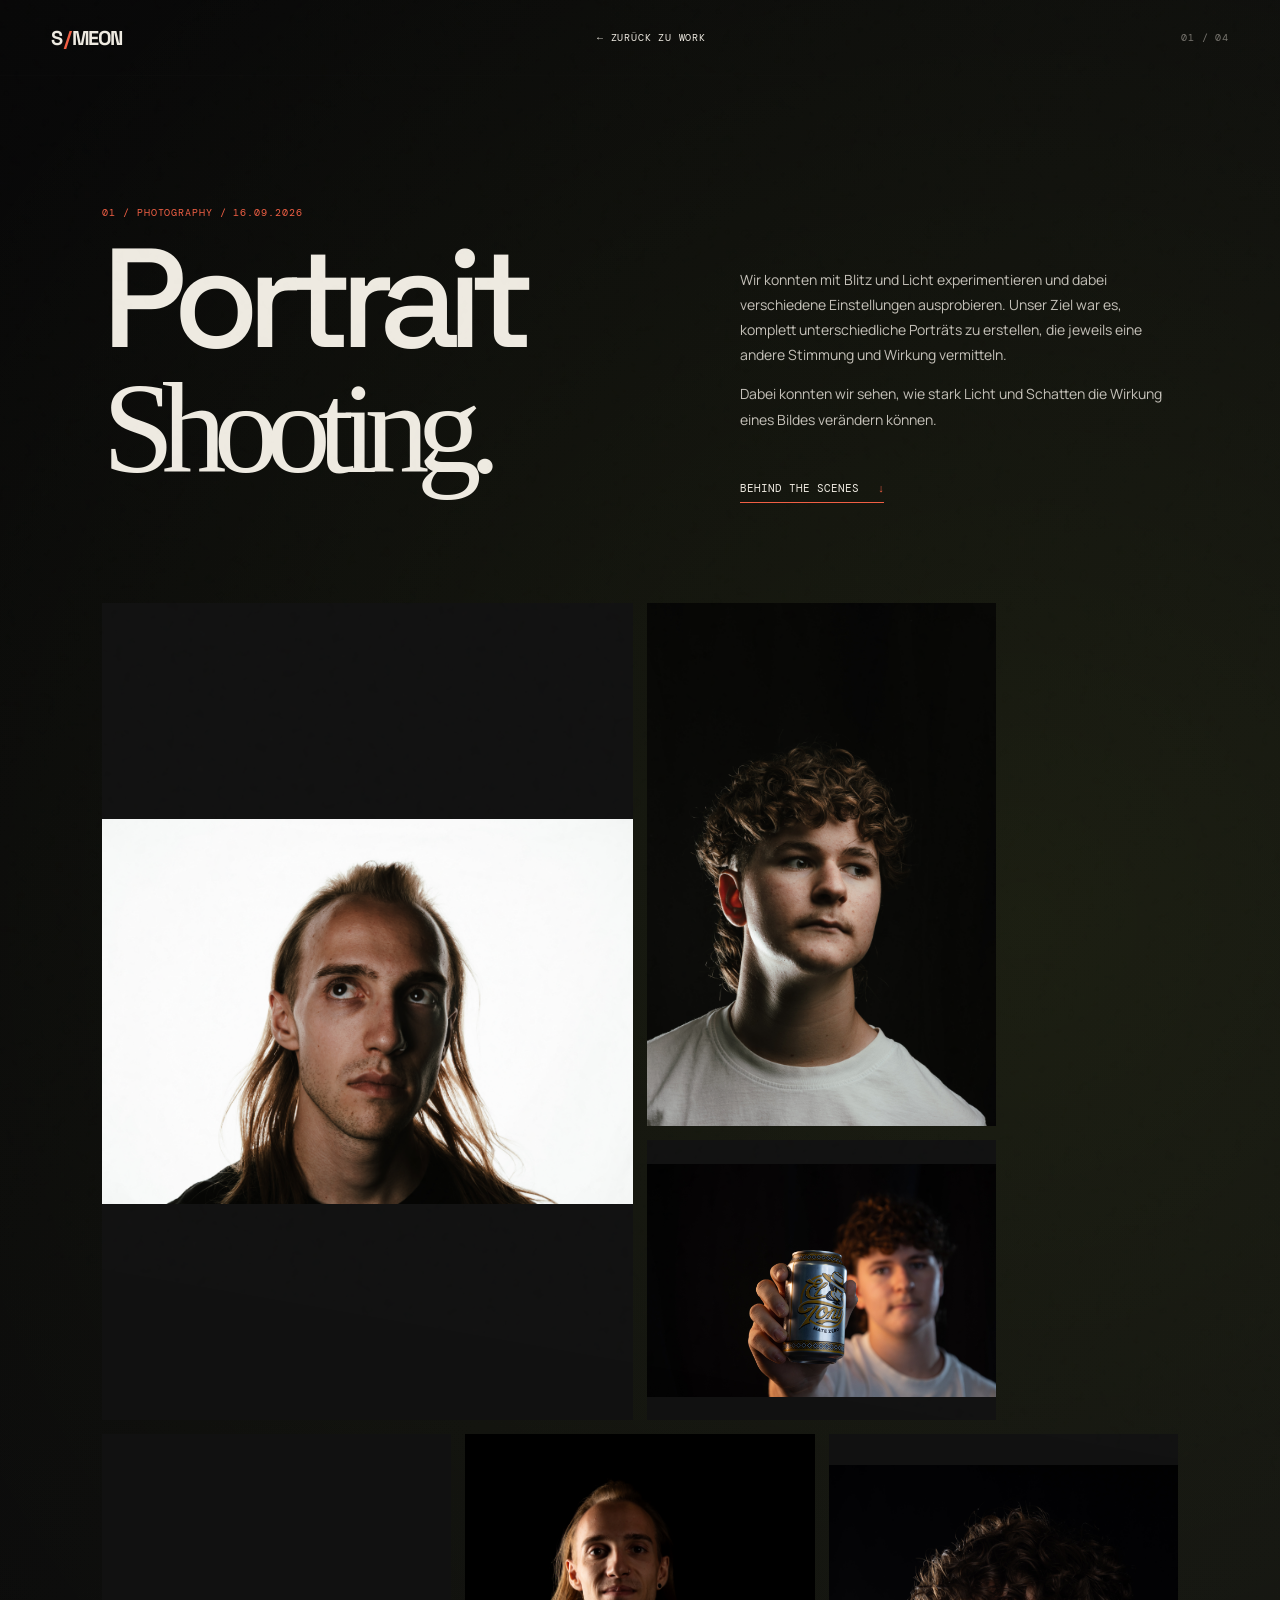
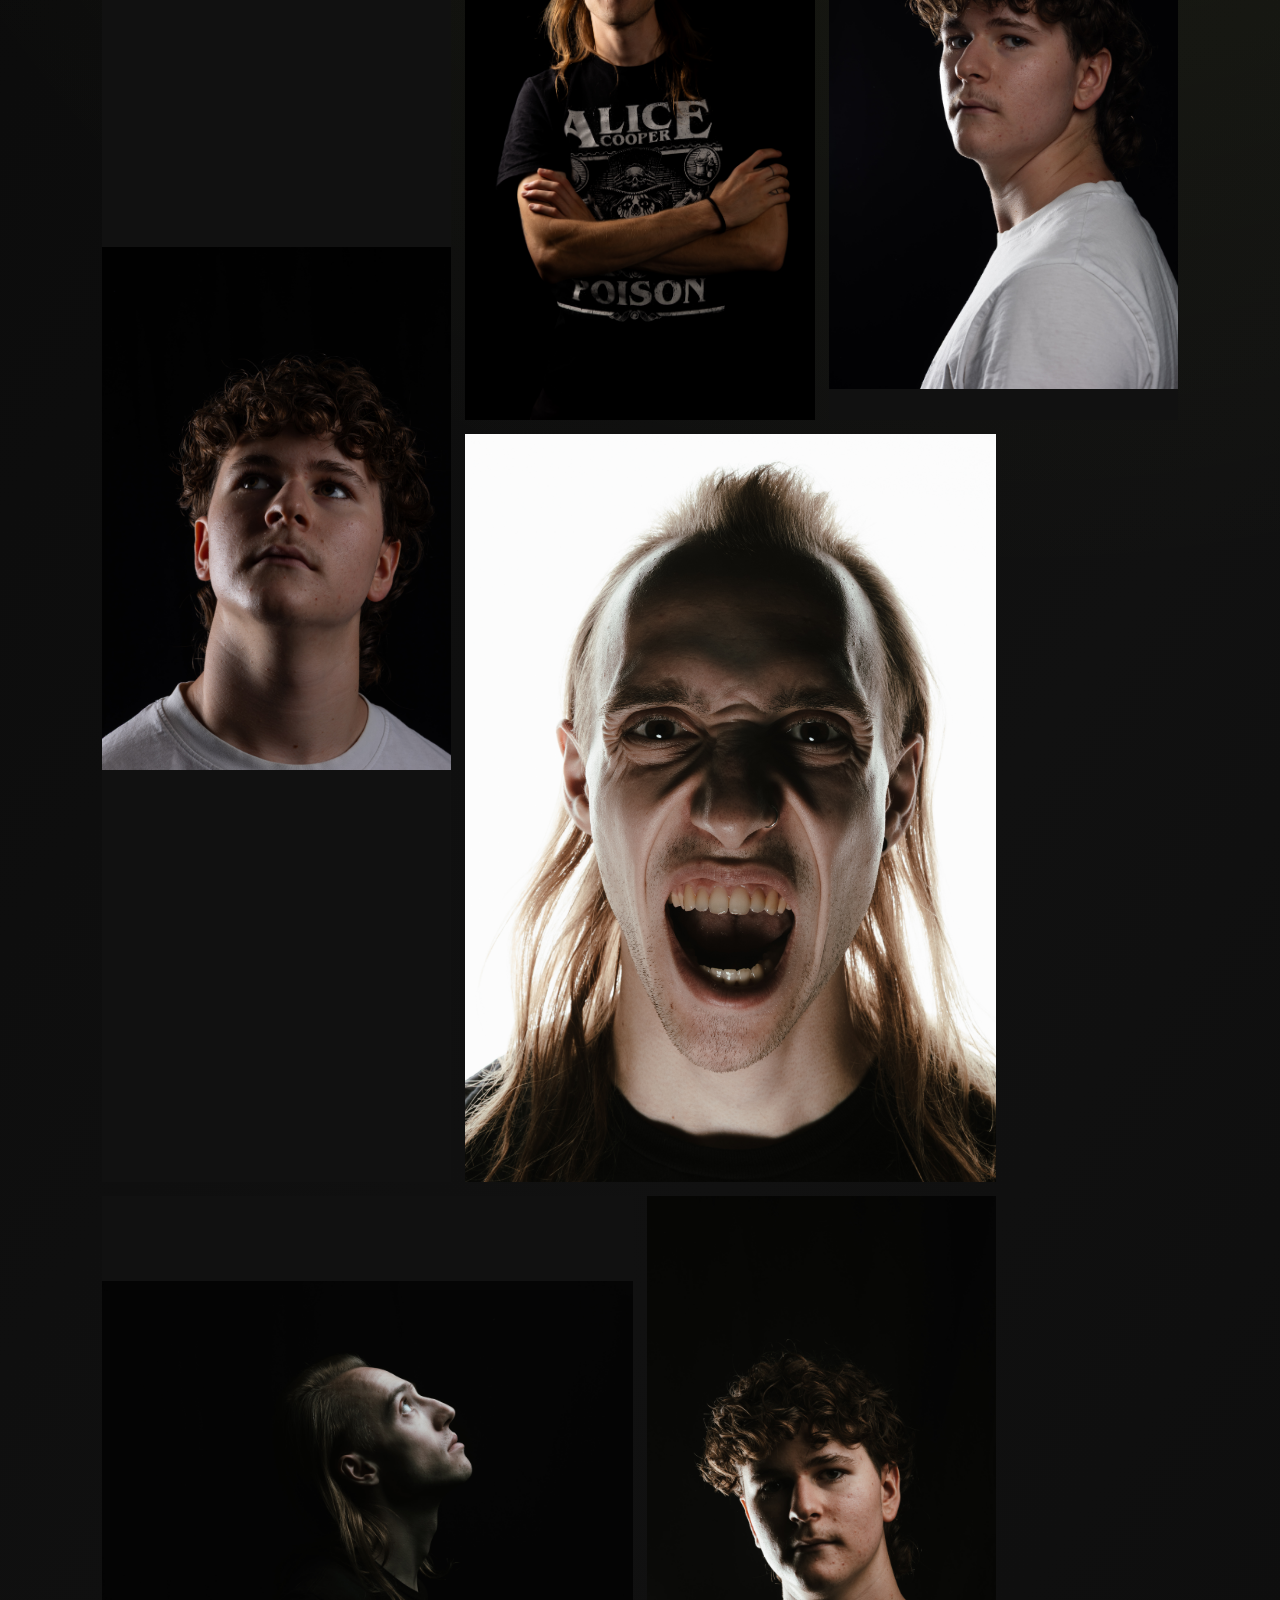
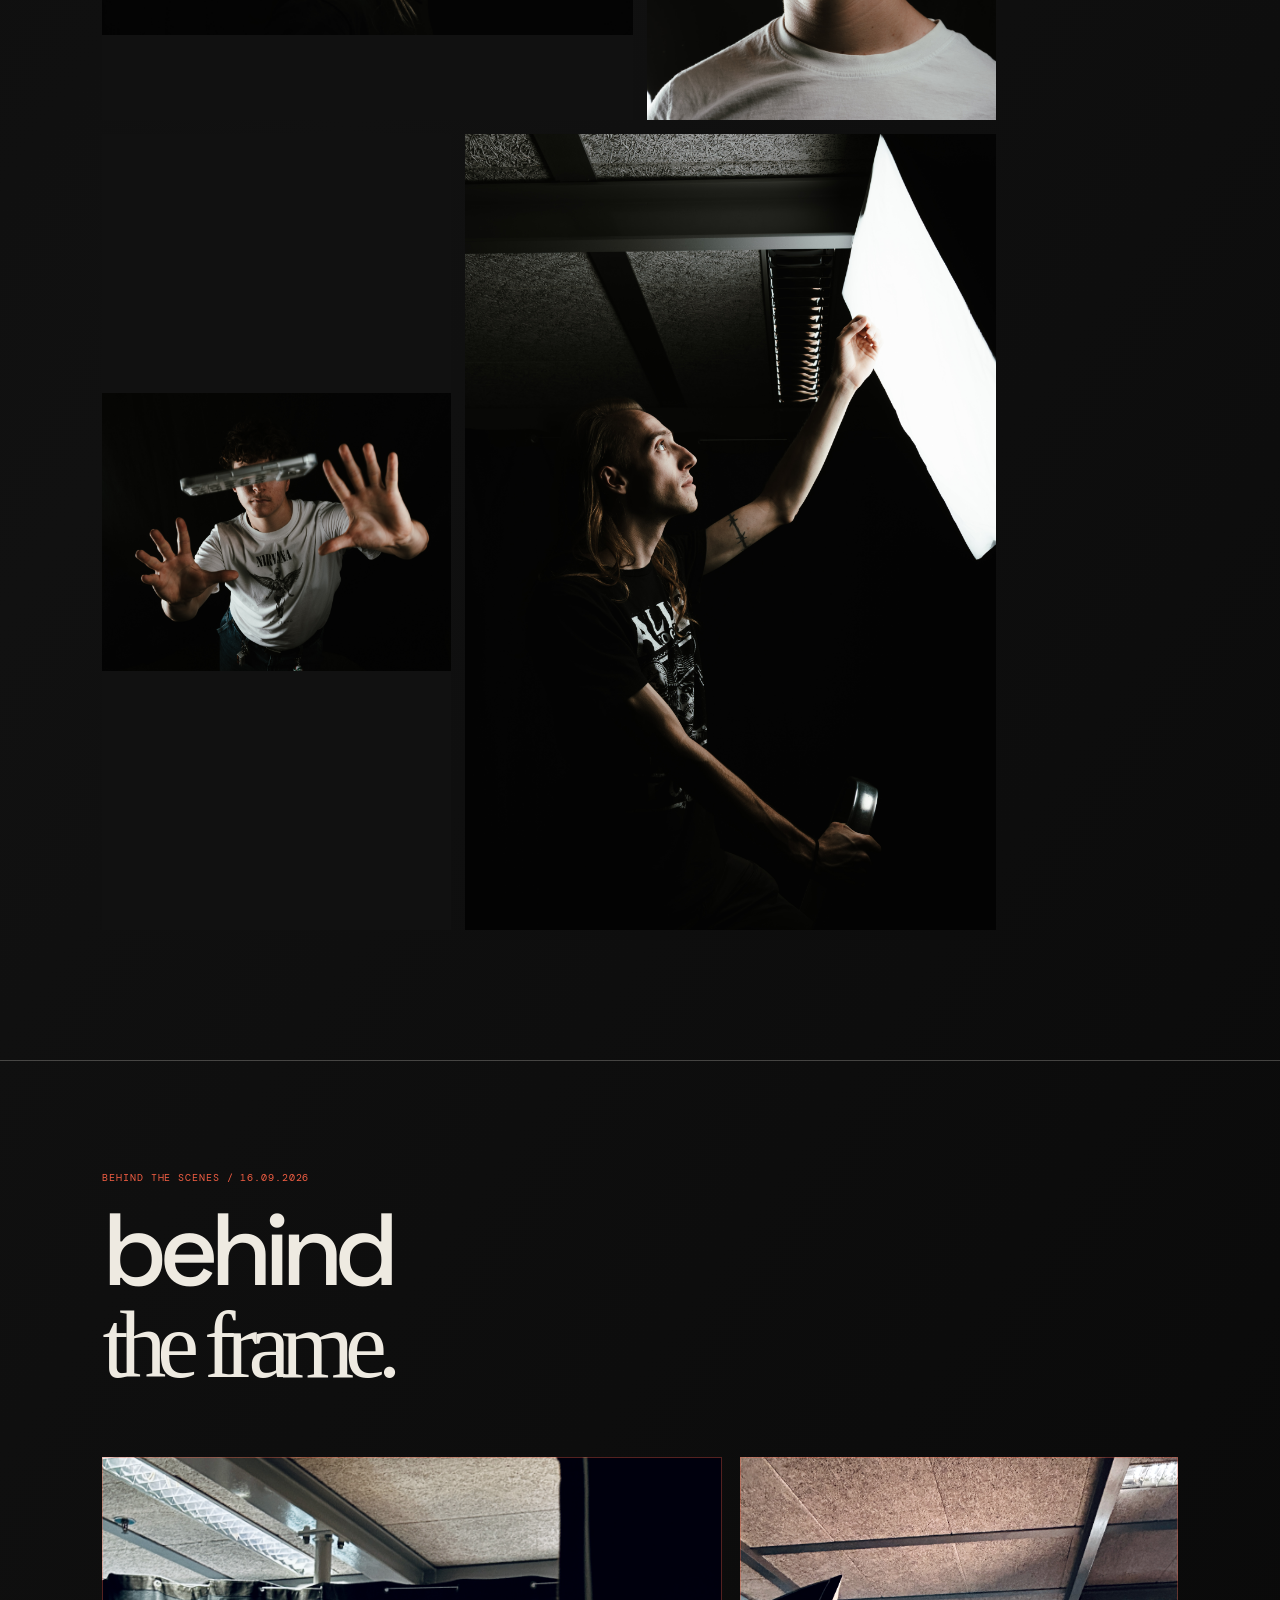
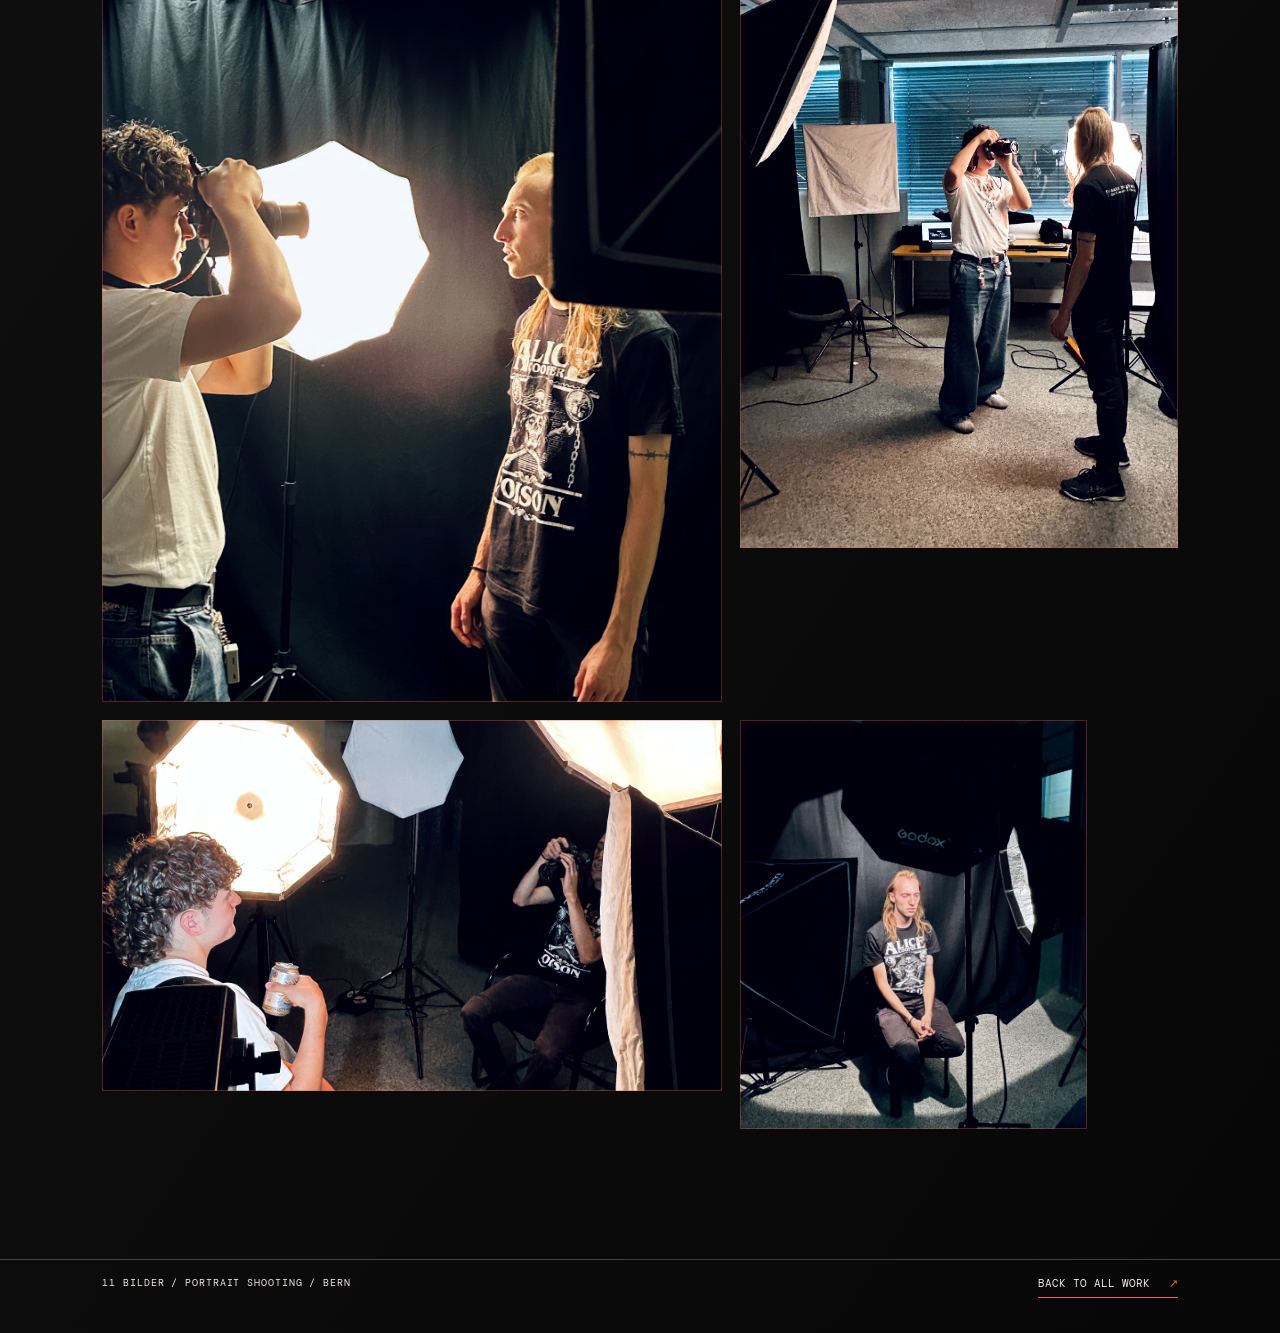
<file: portrait-shooting.html>
<!doctype html>
<html lang="de">
<head>
  <meta charset="UTF-8">
  <meta name="viewport" content="width=device-width, initial-scale=1.0">
  <meta name="description" content="Portrait Shooting von Simeon Staffelbach, 16.09.2026.">
  <title>Portrait Shooting — SIMEON</title>
  <link rel="stylesheet" href="style.css">
</head>
<body class="project-page">
  <div class="grain" aria-hidden="true"></div>
  <header class="site-header">
    <a class="wordmark" href="index.html#top" aria-label="Simeon Startseite">S<span>/</span>MEON</a>
    <a class="back-link" href="index.html#work">← zurück zu work</a>
    <span class="header-note">01 / 04</span>
  </header>
  <main>
    <section class="project-hero section-pad">
      <div class="project-page-title reveal visible"><p class="eyebrow">01 / photography / 16.09.2026</p><h1>Portrait<br><em>Shooting.</em></h1></div>
      <div class="project-page-intro reveal visible"><p>Wir konnten mit Blitz und Licht experimentieren und dabei verschiedene Einstellungen ausprobieren. Unser Ziel war es, komplett unterschiedliche Porträts zu erstellen, die jeweils eine andere Stimmung und Wirkung vermitteln.</p><p>Dabei konnten wir sehen, wie stark Licht und Schatten die Wirkung eines Bildes verändern können.</p><a class="text-link behind-jump" href="#behind-the-scenes">behind the scenes <span>↓</span></a></div>
    </section>
    <section class="collage section-pad" aria-label="Portrait Shooting Bilder">
      <div class="collage-grid">
        <figure class="collage-item collage-feature"><img src="img/16.09.2026/16.9.26_Portrait_Simeon.jpg" alt="Portrait mit direktem Licht"></figure>
        <figure class="collage-item"><img src="img/16.09.2026/19.9.26_Drei-Punkt-Licht.jpg" alt="Portrait mit Drei-Punkt-Licht"></figure>
        <figure class="collage-item"><img src="img/16.09.2026/_48B5171.jpg" alt="Portraitaufnahme im Studio"></figure>
        <figure class="collage-item collage-tall"><img src="img/16.09.2026/_48B5238.jpg" alt="Portrait mit weissem Shirt vor schwarzem Hintergrund"></figure>
        <figure class="collage-item"><img src="img/16.09.2026/_48B5313.jpg" alt="Experimentelles Portrait mit Ausdruck"></figure>
        <figure class="collage-item"><img src="img/16.09.2026/_48B5359.jpg" alt="Portrait mit gezieltem Licht"></figure>
        <figure class="collage-item collage-wide"><img src="img/16.09.2026/_48B5434.jpg" alt="Portrait beim Einrichten des Lichts"></figure>
        <figure class="collage-item collage-wide"><img src="img/16.09.2026/_48B5473.jpg" alt="Experimentelle Portraitaufnahme mit Bewegung"></figure>
        <figure class="collage-item"><img src="img/16.09.2026/_48B5497.jpg" alt="Portraitstudie mit dunkler Beleuchtung"></figure>
        <figure class="collage-item"><img src="img/16.09.2026/_48B5566.jpg" alt="Portrait mit Licht und Schatten"></figure>
        <figure class="collage-item collage-wide"><img src="img/16.09.2026/_48B5659.jpg" alt="Portraitaufnahme aus dem Shooting"></figure>
      </div>
    </section>
    <section class="portrait-behind behind-gallery section-pad" id="behind-the-scenes" aria-label="Behind the Scenes vom Portrait Shooting">
      <div class="portrait-behind-head">
        <div><p class="eyebrow">behind the scenes / 16.09.2026</p><h2>behind<br><em>the frame.</em></h2></div>
      </div>
      <div class="behind-gallery-grid">
        <figure class="behind-shot behind-shot-feature"><img src="img/Behind%20the%20Scens/IMG_6875.jpg" alt="Fotograf beim Fotografieren im Portrait-Set" loading="lazy"></figure>
        <figure class="behind-shot behind-shot-tall"><img src="img/Behind%20the%20Scens/IMG_6873.jpg" alt="Portrait-Set mit Licht und schwarzem Vorhang" loading="lazy"></figure>
        <figure class="behind-shot behind-shot-wide"><img src="img/Behind%20the%20Scens/IMG_6867.jpg" alt="Person im improvisierten Portrait-Set" loading="lazy"></figure>
        <figure class="behind-shot"><img src="img/Behind%20the%20Scens/IMG_6865.jpg" alt="Licht und Kamera waehrend des Shootings" loading="lazy"></figure>
      </div>
    </section>
    <section class="project-end section-pad"><span class="mono">11 bilder / portrait shooting / bern</span><a class="text-link" href="index.html#work">back to all work <span>↗</span></a></section>
  </main>
  <script src="script.js"></script>
</body>
</html>
</file>
<file: style.css>
@import url('https://fonts.googleapis.com/css2?family=DM+Mono:wght@400;500&family=Manrope:wght@400;500;600;700;800&family=Space+Grotesk:wght@400;500;600;700&display=swap');

:root{--ink:#151515;--paper:#eeeae1;--acid:#d9ff4f;--coral:#f15e43;--muted:#77746e;--line:rgba(21,21,21,.18);--mono:'DM Mono',monospace;--display:'Space Grotesk',sans-serif;--body:'Manrope',sans-serif}
*{box-sizing:border-box}html{scroll-behavior:smooth}body{margin:0;background:var(--paper);color:var(--ink);font-family:var(--body);overflow-x:hidden}.grain{position:fixed;inset:-50%;z-index:10;pointer-events:none;opacity:.045;background-image:url("data:image/svg+xml,%3Csvg viewBox='0 0 180 180' xmlns='http://www.w3.org/2000/svg'%3E%3Cfilter id='noise'%3E%3CfeTurbulence type='fractalNoise' baseFrequency='.9' numOctaves='4' stitchTiles='stitch'/%3E%3C/filter%3E%3Crect width='100%25' height='100%25' filter='url(%23noise)' opacity='.5'/%3E%3C/svg%3E");transform:rotate(10deg)}a{color:inherit;text-decoration:none}.site-header{height:76px;padding:0 4vw;display:flex;align-items:center;justify-content:space-between;border-bottom:1px solid var(--line);font-family:var(--mono);font-size:10px;letter-spacing:.08em;text-transform:uppercase}.wordmark{font-family:var(--display);font-weight:700;font-size:20px;letter-spacing:-.08em}.wordmark span{color:var(--coral);padding:0 2px}.nav{display:flex;gap:28px}.nav a,.header-note{transition:opacity .2s}.nav a:hover,.header-note:hover{opacity:.5}.header-note{color:var(--muted)}.header-note span{font-size:15px;color:var(--coral)}.section-pad{padding:0 8vw}.hero{min-height:calc(100vh - 76px);position:relative;display:grid;grid-template-columns:1fr 1fr;align-items:center;padding-top:7vh;padding-bottom:9vh}.hero-copy{position:relative;z-index:2;margin-top:-4vh}.eyebrow,.project-type,.mono,.art-label,.method-coordinate{font-family:var(--mono);font-size:10px;letter-spacing:.09em;text-transform:uppercase}.eyebrow{color:var(--coral);margin:0 0 25px}.eyebrow span{color:var(--ink);padding:0 5px}.hero h1,.section-heading h2,.method-copy h2,.contact h2{font-family:var(--display);font-weight:500;font-size:clamp(58px,9.8vw,150px);line-height:.82;letter-spacing:-.085em;margin:0}.hero h1 em,.section-heading h2 em,.method-copy h2 em,.contact h2 em{font-family:Georgia,serif;font-weight:400;letter-spacing:-.07em}.hero-intro{max-width:280px;margin:38px 0 0 8px;font-size:13px;line-height:1.6;color:#4e4c47}.scroll-cue{display:flex;align-items:center;gap:12px;margin:64px 0 0 8px;font-family:var(--mono);font-size:10px;text-transform:uppercase;letter-spacing:.08em}.scroll-line{display:inline-block;width:48px;height:1px;background:var(--coral)}.hero-art{width:min(38vw,520px);height:min(53vw,650px);min-height:420px;max-height:650px;background:var(--acid);position:relative;justify-self:end;overflow:hidden;transform:rotate(3deg);box-shadow:18px 18px 0 var(--coral)}.art-label{position:absolute;left:24px;top:20px;z-index:2}.label-bottom{top:auto;bottom:22px;font-size:11px;line-height:1.6}.label-bottom span{font-family:var(--body);font-size:12px;letter-spacing:0;text-transform:none}.art-coordinate{position:absolute;right:22px;top:29%;font:10px var(--mono);line-height:1.6;writing-mode:vertical-rl}.art-shape{position:absolute}.circle{width:64%;aspect-ratio:1;background:var(--coral);border-radius:50%;top:18%;left:17%;mix-blend-mode:multiply}.ring{width:87%;aspect-ratio:1;border:3px solid var(--ink);border-radius:50%;top:5%;left:-23%;opacity:.75}.diagonal{height:150%;width:16%;background:var(--ink);top:-25%;left:47%;transform:rotate(27deg)}.square{width:27%;aspect-ratio:1;background:var(--ink);bottom:16%;right:12%}.art-line{position:absolute;background:var(--ink);height:1px;width:150%;transform:rotate(-25deg);opacity:.45}.line-a{top:61%;left:-20%}.line-b{top:64%;left:-25%;transform:rotate(-25deg) translateY(12px)}.hero-index{position:absolute;bottom:30px;left:8vw;font:10px var(--mono)}.hero-index span{color:var(--coral);padding:0 8px}.ticker{background:var(--ink);color:var(--acid);overflow:hidden;white-space:nowrap;padding:17px 0;font:500 12px var(--mono);letter-spacing:.1em}.ticker-track{display:flex;gap:50px;width:max-content;animation:marquee 24s linear infinite}.ticker-track span{padding-right:50px}@keyframes marquee{to{transform:translateX(-50%)}}.work{padding-top:150px;padding-bottom:180px}.section-heading{display:grid;grid-template-columns:1fr 1.4fr 1fr;align-items:end;border-bottom:1px solid var(--line);padding-bottom:42px}.section-heading .eyebrow{align-self:start}.section-heading h2{font-size:clamp(48px,7vw,100px)}.heading-note{font-size:12px;line-height:1.5;max-width:190px;justify-self:end;color:var(--muted);margin:0}.project-grid{display:grid;grid-template-columns:1.2fr .8fr;column-gap:7vw;row-gap:110px;margin-top:90px}.project-wide{grid-column:1/-1;width:67%}.project-offset{margin-left:18%}.project-third{margin-top:-40px}.project-visual{display:block;position:relative;overflow:hidden;height:clamp(250px,37vw,500px);background:var(--coral);transition:transform .4s}.project-visual:hover{transform:translate(-8px,-8px)}.project-number{position:absolute;top:18px;left:20px;font:11px var(--mono)}.visual-word{position:absolute;font:700 clamp(42px,6vw,85px)/.78 var(--display);letter-spacing:-.1em;bottom:9%;left:8%;color:var(--ink)}.visual-caption{position:absolute;bottom:17px;right:18px;font:10px var(--mono);text-transform:uppercase}.visual-one{background:var(--acid)}.visual-one:after{content:'';position:absolute;width:45%;aspect-ratio:1;border:1px solid var(--ink);border-radius:50%;right:12%;top:17%;box-shadow:0 0 0 32px var(--coral),0 0 0 64px var(--acid),0 0 0 65px var(--ink)}.visual-two{height:clamp(230px,30vw,400px);background:var(--ink);color:var(--paper)}.visual-circle{display:block;position:absolute;width:58%;aspect-ratio:1;border-radius:50%;background:var(--acid);top:18%;left:21%;mix-blend-mode:screen}.visual-two:after{content:'still / moving';position:absolute;top:48%;left:33%;font:12px var(--mono);transform:rotate(-45deg);color:var(--coral)}.visual-three{height:clamp(240px,28vw,370px);background:var(--coral)}.visual-grid{position:absolute;left:15%;top:18%;font:clamp(90px,13vw,180px)/.44 var(--display);letter-spacing:-.2em}.project-meta{display:flex;justify-content:space-between;border-top:1px solid var(--ink);padding-top:13px;margin-top:14px;font:11px var(--mono)}.project-type{margin:0 0 10px;color:var(--muted);font-size:9px}.project-meta h3{font:500 19px var(--display);margin:0;letter-spacing:-.04em}.project-meta>span{color:var(--muted)}.add-note{display:flex;align-items:center;gap:15px;margin-top:96px;font:10px var(--mono);text-transform:uppercase}.plus{font:24px var(--display);color:var(--coral)}.dotted-line{height:1px;flex:1;border-top:1px dotted var(--muted)}.add-note .mono{color:var(--muted);font-size:9px}.method{background:var(--ink);color:var(--paper);display:grid;grid-template-columns:1fr 1fr;gap:9vw;align-items:center;padding-top:150px;padding-bottom:150px}.method-visual{aspect-ratio:1;max-width:530px;position:relative;border:1px solid rgba(238,234,225,.25);border-radius:50%;background:var(--coral);overflow:hidden}.method-visual:before{content:'';position:absolute;inset:12%;border:1px solid var(--ink);border-radius:50%}.method-orbit{position:absolute;border:1px solid var(--acid);width:110%;height:35%;left:-5%;top:32%;border-radius:50%;transform:rotate(-35deg)}.orbit-two{transform:rotate(35deg);border-color:var(--ink)}.method-center{position:absolute;left:43%;top:40%;font:70px Georgia;color:var(--acid)}.method-stamp{position:absolute;z-index:1;left:9%;top:14%;font:700 11px var(--mono);letter-spacing:.1em;line-height:1.1}.method-coordinate{position:absolute;right:9%;bottom:13%;font-size:9px;line-height:1.8;color:var(--ink)}.method-copy{max-width:500px}.method-copy .eyebrow{color:var(--acid)}.method-copy h2{font-size:clamp(48px,7vw,95px);margin-bottom:42px}.method-copy p:not(.eyebrow):not(.placeholder-copy){max-width:380px;font-size:14px;line-height:1.8;color:#c0bdb4}.placeholder-copy{font:10px var(--mono);color:var(--acid);border-left:1px solid var(--acid);padding-left:14px;margin-top:30px}.text-link{display:inline-block;margin-top:35px;border-bottom:1px solid var(--coral);padding-bottom:7px;font:11px var(--mono);text-transform:uppercase;color:var(--paper)}.text-link span,.email-link span{color:var(--coral);padding-left:12px}.contact{padding-top:150px;padding-bottom:30px;background:var(--acid);min-height:74vh;display:flex;flex-direction:column}.contact-top{display:flex;justify-content:space-between}.contact-top .eyebrow{color:var(--coral)}.contact h2{font-size:clamp(60px,10vw,150px);margin-top:auto}.email-link{align-self:flex-end;margin:48px 10% 90px 0;font:500 clamp(19px,2.5vw,32px) var(--display);letter-spacing:-.06em;border-bottom:2px solid var(--ink);padding-bottom:8px}.contact-footer{border-top:1px solid var(--ink);padding-top:15px;display:flex;justify-content:space-between;font:9px var(--mono);text-transform:uppercase}.reveal{opacity:0;transform:translateY(22px);transition:opacity .8s ease,transform .8s ease}.reveal.visible{opacity:1;transform:none}.reveal-delay{transition-delay:.15s}
@media(max-width:700px){.site-header{height:63px;padding:0 20px}.nav{display:none}.header-note{font-size:8px}.section-pad{padding-left:20px;padding-right:20px}.hero{min-height:auto;display:block;padding-top:80px;padding-bottom:80px}.hero-copy{margin:0}.hero h1{font-size:22vw}.hero-intro{margin-top:30px}.scroll-cue{margin-top:45px}.hero-art{width:78vw;height:105vw;min-height:0;max-height:none;margin:74px 8px 12px auto}.hero-index{left:20px;bottom:24px}.work{padding-top:90px;padding-bottom:110px}.section-heading{display:block;padding-bottom:30px}.section-heading h2{font-size:17vw;margin-bottom:30px}.heading-note{max-width:240px;margin-left:auto}.project-grid{display:block;margin-top:55px}.project{width:100%;margin:0 0 72px}.project-wide{width:100%}.project-offset{margin-left:0}.project-third{margin-top:0}.project-visual{height:78vw;max-height:390px}.visual-two,.visual-three{height:68vw;max-height:330px}.add-note{margin-top:25px}.method{display:block;padding-top:90px;padding-bottom:95px}.method-visual{width:88vw;margin:0 auto 75px}.method-copy h2{font-size:16vw;margin-bottom:32px}.contact{min-height:75vh;padding-top:75px}.contact h2{font-size:19vw;margin-top:100px}.email-link{align-self:flex-start;margin:55px 0 90px 0;font-size:6vw}.contact-footer{gap:18px;flex-wrap:wrap}.contact-footer span:last-child{width:100%}}
@media(prefers-reduced-motion:reduce){html{scroll-behavior:auto}.ticker-track{animation:none}.reveal{transition:none}}
.subheading{font:500 18px var(--display);text-transform:uppercase;letter-spacing:.04em;color:var(--acid);margin:35px 0 15px}.skills-list{display:grid;grid-template-columns:1fr 1fr;gap:9px 20px;list-style:none;padding:0;margin:0;max-width:440px;font:10px var(--mono);text-transform:uppercase;color:var(--paper)}.skills-list li:before{content:'＋';color:var(--coral);margin-right:7px}.strengths{margin-top:30px!important}.strengths strong{color:var(--acid);font-weight:400}.contact-details{align-self:flex-end;margin:48px 10% 90px 0;text-align:right}.contact-details .email-link{display:block;align-self:auto;margin:0;font-size:clamp(19px,2.5vw,32px)}.phone-link{display:block;margin-top:15px;font:11px var(--mono)}
@media(max-width:700px){.skills-list{gap:10px 12px;font-size:9px}.contact-details{align-self:flex-start;margin:55px 0 90px;text-align:left}.contact-details .email-link{font-size:6vw}}
.project-controls{display:flex;align-items:center;gap:18px;margin-top:28px;font:10px var(--mono);text-transform:uppercase}.project-tab{border:0;border-bottom:1px solid transparent;background:transparent;color:var(--muted);cursor:pointer;font:inherit;padding:8px 0;text-transform:uppercase}.project-tab.is-active{border-color:var(--coral);color:var(--ink)}.controls-line{height:1px;flex:1;border-top:1px dotted var(--muted)}.project-grid.is-sorting .project{animation:project-swap .35s ease}@keyframes project-swap{from{opacity:.2;transform:translateY(12px)}to{opacity:1;transform:none}}.project-detail{background:#080808;color:var(--paper);padding-top:150px;padding-bottom:170px;background-image:radial-gradient(circle at 80% 15%,rgba(217,255,79,.08),transparent 24%),linear-gradient(125deg,#080808 0%,#111 48%,#070707 100%)}.detail-heading{display:flex;align-items:flex-end;justify-content:space-between;border-bottom:1px solid rgba(238,234,225,.25);padding-bottom:42px}.detail-heading .eyebrow{color:var(--acid)}.detail-heading h2{font:500 clamp(55px,8vw,120px)/.8 var(--display);letter-spacing:-.085em;margin:0}.detail-heading h2 em{font:400 .95em Georgia,serif}.detail-intro{max-width:610px;margin:45px 0 75px auto;font-size:14px;line-height:1.8;color:#c5c1b9}.photo-gallery{display:grid;grid-template-columns:repeat(12,1fr);gap:18px;align-items:start}.gallery-photo{grid-column:span 4;margin:0}.gallery-photo.gallery-tall{grid-row:span 2}.gallery-photo.gallery-wide{grid-column:span 6}.gallery-photo img{display:block;width:100%;height:clamp(240px,32vw,490px);object-fit:cover;background:#191919;transition:filter .4s,transform .4s}.gallery-photo.gallery-tall img{height:clamp(390px,50vw,760px)}.gallery-photo.gallery-wide img{height:clamp(230px,28vw,430px)}.gallery-photo img[src]:not([src=""]){color:transparent}.gallery-photo:hover img{filter:brightness(1.1);transform:scale(.985)}.gallery-photo figcaption{font:9px var(--mono);text-transform:uppercase;color:#89857e;margin-top:10px}.image-note{color:#89857e;font-size:9px;margin:70px 0 0}.method{background-color:#080808;background-image:radial-gradient(circle at 18% 70%,rgba(241,94,67,.09),transparent 28%),radial-gradient(circle at 88% 20%,rgba(217,255,79,.06),transparent 24%),linear-gradient(135deg,#070707,#121212 55%,#080808)}.method-visual{transform-style:preserve-3d;transition:transform .25s ease-out;will-change:transform}.method-visual .method-orbit,.method-visual .method-center,.method-visual .method-stamp,.method-visual .method-coordinate{transform:translateZ(24px)}.method-visual .method-center{transition:transform .25s ease-out}.grain{opacity:.018}
@media(max-width:700px){.project-controls{gap:12px;flex-wrap:wrap;margin-top:20px}.project-controls .controls-line{display:none}.project-controls .mono{width:100%;font-size:8px}.project-detail{padding-top:90px;padding-bottom:100px}.detail-heading{display:block;padding-bottom:30px}.detail-heading h2{font-size:16vw;margin-top:32px}.detail-intro{margin:35px 0 55px;font-size:13px}.photo-gallery{grid-template-columns:1fr 1fr;gap:12px}.gallery-photo,.gallery-photo.gallery-wide{grid-column:span 1}.gallery-photo.gallery-tall{grid-row:span 1}.gallery-photo img,.gallery-photo.gallery-tall img,.gallery-photo.gallery-wide img{height:58vw}.gallery-photo:nth-child(1),.gallery-photo:nth-child(4),.gallery-photo:nth-child(7),.gallery-photo:nth-child(8){grid-column:span 2}.gallery-photo:nth-child(1) img,.gallery-photo:nth-child(4) img,.gallery-photo:nth-child(7) img,.gallery-photo:nth-child(8) img{height:105vw}.image-note{line-height:1.6;margin-top:45px}}
.gallery-photo img.is-missing{opacity:0;background:linear-gradient(135deg,var(--coral),var(--acid));min-height:100%}.gallery-photo:has(img.is-missing){background:linear-gradient(135deg,var(--coral),var(--acid));position:relative}.gallery-photo:has(img.is-missing):after{content:'bild hier einsetzen';position:absolute;left:15px;bottom:34px;color:var(--ink);font:10px var(--mono);text-transform:uppercase}
.create-project-button{width:100%;border:0;color:var(--paper);font:inherit;text-align:left;cursor:pointer}.create-project-button .visual-word{color:var(--acid)}.create-project-button:hover .visual-word{color:var(--paper)}.project-modal{display:none;position:fixed;inset:0;z-index:20;align-items:center;justify-content:center;padding:24px}.project-modal.is-open{display:flex}.project-modal-backdrop{position:absolute;inset:0;background:rgba(8,8,8,.78);backdrop-filter:blur(8px)}.project-form{position:relative;width:min(100%,560px);padding:42px;background:var(--acid);color:var(--ink);box-shadow:14px 14px 0 var(--coral)}.modal-close{position:absolute;top:15px;right:20px;border:0;background:none;font:32px var(--display);cursor:pointer}.project-form h2{font:500 clamp(48px,7vw,82px)/.8 var(--display);letter-spacing:-.085em;margin:0 0 35px}.project-form h2 em{font:400 .95em Georgia,serif}.project-form label{display:block;margin-top:18px;font:10px var(--mono);text-transform:uppercase}.project-form input,.project-form textarea{display:block;width:100%;border:0;border-bottom:1px solid var(--ink);background:transparent;padding:11px 0;color:var(--ink);font:14px var(--body);outline:none;resize:vertical}.project-form input:focus,.project-form textarea:focus{border-bottom-color:var(--coral)}.form-submit{border:0;background:var(--ink);color:var(--paper);cursor:pointer;margin-top:30px;padding:14px 18px;font:10px var(--mono);text-transform:uppercase}.form-submit span{color:var(--coral);padding-left:12px}.form-note{font-size:8px;margin:22px 0 0;color:var(--muted)}
.gallery-photo img{object-fit:contain;background:#111}.gallery-photo.gallery-wide img{object-fit:contain}
.project-cover{position:absolute;inset:0;width:100%;height:100%;object-fit:cover;opacity:.72;mix-blend-mode:luminosity}.visual-one .visual-word,.visual-one .visual-caption,.visual-one .project-number{z-index:1}.project-create .visual-two:after{display:none}
.visual-one:after{display:none}.visual-one:before{content:'';position:absolute;z-index:1;inset:0;background:linear-gradient(180deg,rgba(8,8,8,.08),rgba(8,8,8,.58))}.visual-one .visual-word{color:var(--paper);text-shadow:0 2px 18px rgba(0,0,0,.3)}
.visual-photo-archive{background:#161616;color:var(--paper)}.visual-photo-archive .project-cover{opacity:.78;mix-blend-mode:normal;object-position:center}.visual-photo-archive:after{content:'';position:absolute;inset:0;background:linear-gradient(135deg,rgba(8,8,8,.04),rgba(8,8,8,.72))}.visual-photo-archive .visual-word,.visual-photo-archive .visual-caption,.visual-photo-archive .project-number{z-index:1}.project-photo-archive{width:78%;margin-left:22%;grid-column:1/-1}
.visual-video{background:#111;color:var(--paper)}.visual-video video{position:absolute;inset:0;width:100%;height:100%;object-fit:cover;opacity:.7}.visual-video:after{content:'';position:absolute;inset:0;background:linear-gradient(180deg,rgba(8,8,8,.08),rgba(8,8,8,.68))}.visual-video .visual-word,.visual-video .visual-caption,.visual-video .project-number{z-index:1}.project-video{width:67%;margin-left:33%;grid-column:1/-1}.video-project-page .project-page-title h1{font-size:clamp(58px,9vw,130px)}.video-showcase{padding-bottom:140px}.video-frame{background:#050505;border:1px solid rgba(238,234,225,.24);padding:14px;box-shadow:14px 14px 0 var(--coral)}.video-frame video{display:block;width:100%;max-height:75vh;background:#000}.video-meta{display:flex;justify-content:space-between;padding-top:14px;color:#89857e}.video-notes{display:grid;grid-template-columns:1fr 1fr;gap:8vw;border-top:1px solid rgba(238,234,225,.25);padding-top:120px;padding-bottom:140px}.video-notes h2{font:500 clamp(55px,8vw,110px)/.8 var(--display);letter-spacing:-.09em;margin:0}.video-notes h2 em{font:400 .92em Georgia,serif}.video-note-copy{max-width:390px;align-self:end;color:#aaa69f;font-size:14px;line-height:1.8}.video-note-copy .mono{color:var(--acid);font-size:9px;margin-top:42px}
.certificate-section{display:grid;grid-template-columns:0.9fr 1.1fr;gap:8vw;align-items:center;border-top:1px solid rgba(238,234,225,.25);padding-top:120px;padding-bottom:140px}.certificate-copy h2{font:500 clamp(55px,8vw,110px)/.8 var(--display);letter-spacing:-.09em;margin:0}.certificate-copy h2 em{font:400 .92em Georgia,serif}.certificate-card{display:grid;gap:22px;padding:18px;border:1px solid rgba(238,234,225,.25);background:linear-gradient(145deg,rgba(17,17,17,.95),rgba(10,10,10,.95));box-shadow:16px 16px 0 var(--coral)}.certificate-header{display:flex;justify-content:space-between;align-items:center;gap:18px;padding:4px 8px 0}.certificate-badge{display:inline-flex;align-items:center;justify-content:center;padding:6px 10px;border:1px solid rgba(217,255,79,.7);color:var(--acid);font-size:8px;letter-spacing:.18em}.certificate-paper{position:relative;display:grid;gap:10px;padding:42px 28px 34px;background:linear-gradient(135deg,rgba(238,234,225,.96),rgba(217,255,79,.14));color:var(--ink);border:1px solid rgba(21,21,21,.18);min-height:220px;overflow:hidden}.certificate-paper:before,.certificate-paper:after{content:'';position:absolute;border-radius:50%;background:rgba(241,94,67,.18)}.certificate-paper:before{width:220px;height:220px;right:-70px;top:-80px}.certificate-paper:after{width:180px;height:180px;left:-60px;bottom:-80px;background:rgba(21,21,21,.06)}.paper-kicker,.paper-meta{position:relative;z-index:1;font-size:9px;letter-spacing:.18em}.paper-kicker{color:var(--muted)}.certificate-paper strong{position:relative;z-index:1;font:700 clamp(42px,6vw,78px)/.82 var(--display);letter-spacing:-.08em;margin-top:18px}.paper-meta{position:relative;z-index:1;margin-top:12px;color:var(--ink);opacity:.8}.certificate-actions{display:flex;justify-content:space-between;align-items:end;gap:16px;flex-wrap:wrap;padding:0 8px 2px}.certificate-card .text-link{margin-top:0}.certificate-download{display:inline-block;padding-top:6px;color:#d5d0c7;border-bottom:1px solid rgba(238,234,225,.4);padding-bottom:6px}.certificate-download:hover{border-color:var(--acid)}
@media(max-width:700px){.project-video{grid-column:auto;width:100%;margin-left:0}.video-project-page .project-page-title h1{font-size:15vw}.video-showcase{padding-bottom:90px}.video-frame{padding:8px;box-shadow:8px 8px 0 var(--coral)}.video-meta{gap:15px;flex-wrap:wrap}.video-notes{display:block;padding-top:85px;padding-bottom:90px}.video-notes h2{font-size:17vw}.video-note-copy{margin-top:60px;font-size:13px}.certificate-section{display:block;padding-top:85px;padding-bottom:90px}.certificate-copy h2{font-size:17vw}.certificate-card{margin-top:50px}.certificate-paper{min-height:180px;padding:26px 20px 24px}.certificate-actions{display:block}.certificate-download{margin-top:18px}} 
.project-page{background:#080808;color:var(--paper);background-image:radial-gradient(circle at 80% 15%,rgba(217,255,79,.07),transparent 24%),linear-gradient(125deg,#080808 0%,#111 48%,#070707 100%)}.back-link{font:10px var(--mono);text-transform:uppercase;color:var(--paper)}.project-hero{padding-top:130px;padding-bottom:100px;display:grid;grid-template-columns:1.1fr .9fr;gap:8vw;align-items:end}.project-page-title h1{font:500 clamp(65px,11vw,160px)/.78 var(--display);letter-spacing:-.09em;margin:0}.project-page-title h1 em{font:400 .92em Georgia,serif}.project-page-intro{max-width:470px;font-size:14px;line-height:1.8;color:#c5c1b9}.collage{padding-bottom:130px}.collage-grid{display:grid;grid-template-columns:repeat(12,1fr);grid-auto-flow:dense;gap:14px}.collage-item{grid-column:span 4;margin:0;min-height:280px;background:#111;position:relative;overflow:hidden}.collage-item img{display:block;width:100%;height:100%;min-height:280px;object-fit:contain;background:#111}.collage-item figcaption{position:absolute;left:14px;bottom:12px;color:var(--paper);font:9px var(--mono);text-transform:uppercase;mix-blend-mode:difference}.collage-feature{grid-column:span 6;grid-row:span 2;min-height:650px}.collage-feature img{min-height:650px}.collage-tall{grid-row:span 2;min-height:580px}.collage-tall img{min-height:580px}.collage-wide{grid-column:span 6;min-height:380px}.collage-wide img{min-height:380px}.collage-empty{display:flex;align-items:center;justify-content:center;border:1px solid rgba(238,234,225,.25);background:transparent;color:var(--acid);font:10px var(--mono);text-transform:uppercase;line-height:1.8;text-align:center}.project-end{border-top:1px solid rgba(238,234,225,.25);padding-top:16px;padding-bottom:35px;display:flex;justify-content:space-between}.project-end .text-link{margin-top:0}
.mini-study{display:grid;grid-template-columns:1fr 1fr;gap:8vw;align-items:end;border-top:1px solid rgba(238,234,225,.25);padding-top:48px;padding-bottom:110px}.mini-study h2{font:500 clamp(48px,7vw,95px)/.8 var(--display);letter-spacing:-.09em;margin:0}.mini-study h2 em{font:400 .92em Georgia,serif}.mini-study p:not(.eyebrow){max-width:330px;color:#aaa69f;font-size:13px;line-height:1.7}.mini-study .text-link{margin-top:22px}.study-page .light-mode{white-space:nowrap}
.mode-description{flex-wrap:wrap;align-items:start}.mode-description .equipment{display:grid;grid-template-columns:auto 1fr 1fr;gap:8px 18px;width:100%;padding-top:18px;border-top:1px solid rgba(238,234,225,.14);font:9px var(--mono);text-transform:uppercase;color:#88847d}.mode-description .equipment b{color:var(--coral);font-weight:400}.mode-description .equipment span{line-height:1.5}.light-rig,.subject-3d{transition:transform .7s cubic-bezier(.2,.75,.25,1),filter .7s ease}.light-stage[data-mode="butterfly"] .light-rig{top:13%;left:50%}.light-stage[data-mode="rembrandt"] .light-rig{top:18%;left:35%;transform:translateX(-50%) rotateX(-10deg) rotateY(-24deg)}.light-stage[data-mode="loop"] .light-rig{top:25%;left:39%;transform:translateX(-50%) rotateX(-10deg) rotateY(-18deg)}.light-stage[data-mode="split"] .light-rig{top:38%;left:20%;transform:translateX(-50%) rotateX(-10deg) rotateY(18deg)}.light-stage[data-mode="rim"] .light-rig{top:30%;left:78%;transform:translateX(-50%) rotateX(-10deg) rotateY(30deg)}.light-stage[data-mode="rembrandt"]{background:radial-gradient(circle at 38% 43%,rgba(241,94,67,.28),transparent 23%),#080808}.light-stage[data-mode="loop"]{background:radial-gradient(circle at 42% 43%,rgba(241,94,67,.22),transparent 22%),#080808}.light-stage[data-mode="split"]{background:linear-gradient(90deg,rgba(241,94,67,.22),transparent 42%),#080808}.light-stage[data-mode="rim"]{background:radial-gradient(circle at 75% 43%,rgba(217,255,79,.3),transparent 22%),#080808}.light-stage[data-mode="rim"] .subject-head,.light-stage[data-mode="rim"] .subject-body{box-shadow:0 0 22px 4px rgba(217,255,79,.75)}
@media(max-width:700px){.project-page .site-header{padding:0 20px}.project-page .header-note{display:none}.back-link{font-size:9px}.project-hero{display:block;padding-top:80px;padding-bottom:65px}.project-page-title h1{font-size:19vw}.project-page-intro{margin-top:40px;font-size:13px}.collage{padding-bottom:85px}.collage-grid{grid-template-columns:repeat(2,1fr);gap:10px}.collage-item,.collage-wide,.collage-feature,.collage-tall{grid-column:span 1;grid-row:span 1;min-height:46vw}.collage-item img,.collage-wide img,.collage-feature img,.collage-tall img{min-height:46vw}.collage-feature,.collage-wide{grid-column:span 2;min-height:92vw}.collage-feature img,.collage-wide img{min-height:92vw}.collage-empty{min-height:46vw}.project-end{display:block;padding-bottom:25px}.project-end .text-link{margin-top:30px}}
.mini-study{display:block;padding-top:70px;padding-bottom:75px}.mini-study h2{font-size:16vw;margin:30px 0 28px}.mini-study p:not(.eyebrow){font-size:13px}.study-page .light-mode{white-space:normal;text-align:left}
.project-color{grid-column:1/-1;width:67%;margin-left:33%}.visual-color{background:#121212;color:var(--paper);border:1px solid rgba(238,234,225,.25)}.visual-color:after{content:'';position:absolute;width:55%;height:180%;left:18%;top:-38%;background:var(--coral);border-radius:50%;filter:blur(28px);opacity:.7;transform:rotate(25deg)}.visual-color .visual-word,.visual-color .visual-caption,.visual-color .project-number{z-index:1}.color-orb{position:absolute;z-index:1;width:35%;aspect-ratio:1;border-radius:50%;background:var(--acid);left:48%;top:25%;box-shadow:0 0 45px rgba(217,255,79,.55)}.study-page{background:#080808;color:var(--paper);background-image:radial-gradient(circle at 80% 15%,rgba(217,255,79,.07),transparent 24%),linear-gradient(125deg,#080808 0%,#111 48%,#070707 100%)}.study-intro{padding-top:130px;padding-bottom:105px;display:grid;grid-template-columns:1.1fr .9fr;gap:8vw;align-items:end}.study-intro h1{font:500 clamp(72px,12vw,170px)/.76 var(--display);letter-spacing:-.095em;margin:0}.study-intro h1 em,.light-lab h2 em,.note-card h3 em{font:400 .92em Georgia,serif}.study-lead{max-width:460px;font-size:14px;line-height:1.8;color:#c5c1b9}.study-lead .mono{font-size:9px;color:var(--acid);margin-top:32px}.light-lab{padding-top:85px;padding-bottom:135px;background:#111;border-top:1px solid rgba(238,234,225,.15);border-bottom:1px solid rgba(238,234,225,.15)}.lab-head{display:flex;justify-content:space-between;align-items:end}.light-lab h2{font:500 clamp(54px,8vw,105px)/.8 var(--display);letter-spacing:-.09em;margin:0}.lab-note{max-width:250px;font-size:12px;line-height:1.6;color:#aaa69f;margin:0}.lab-controls{display:flex;align-items:center;gap:24px;border-bottom:1px solid rgba(238,234,225,.2);padding:55px 0 15px;font:10px var(--mono);text-transform:uppercase}.light-mode{border:0;border-bottom:1px solid transparent;background:transparent;color:#88847d;cursor:pointer;padding:8px 0;font:inherit;text-transform:uppercase}.light-mode.is-active{color:var(--acid);border-color:var(--acid)}.angle-control{margin-left:auto;display:flex;gap:14px;align-items:center;color:#88847d}.angle-control input{accent-color:var(--coral);width:110px}.angle-control output{width:30px;color:var(--paper)}.light-stage{height:min(58vw,680px);min-height:420px;margin-top:36px;position:relative;overflow:hidden;background:radial-gradient(circle at 52% 40%,rgba(241,94,67,.2),transparent 20%),#080808;perspective:900px;transform-style:preserve-3d}.stage-grid{position:absolute;inset:48% -20% -55%;background:linear-gradient(rgba(238,234,225,.12) 1px,transparent 1px),linear-gradient(90deg,rgba(238,234,225,.12) 1px,transparent 1px);background-size:55px 55px;transform:rotateX(65deg);transform-origin:top}.stage-axis{position:absolute;left:50%;top:0;width:1px;height:100%;background:rgba(238,234,225,.15)}.axis-y{transform:rotate(90deg)}.light-rig{position:absolute;left:50%;top:13%;width:190px;height:145px;transform:translateX(-50%) rotateX(-10deg) rotateY(-18deg);transform-style:preserve-3d;transition:all .5s ease}.rig-softbox{display:block;width:100px;height:45px;margin:auto;background:var(--acid);box-shadow:0 0 75px 25px rgba(217,255,79,.28);transform:rotateX(55deg) skewX(-15deg)}.rig-arm{display:block;width:2px;height:82px;background:#777;position:absolute;left:50%;top:42px}.rig-label{position:absolute;top:118px;left:70px;color:var(--acid);font:9px var(--mono);text-transform:uppercase;white-space:nowrap}.subject-3d{position:absolute;left:50%;top:47%;width:250px;height:300px;transform:translate(-50%,-50%) rotateY(-8deg);transform-style:preserve-3d;transition:transform .5s ease}.subject-head{position:absolute;left:70px;top:0;width:112px;height:154px;border-radius:48% 48% 44% 44%;background:linear-gradient(90deg,#2b1516,#c45d43 54%,#321516);box-shadow:25px 10px 0 -3px rgba(0,0,0,.5);transform:translateZ(35px)}.subject-face{position:absolute;left:33px;top:59px;width:9px;height:6px;border-radius:50%;background:var(--ink);box-shadow:39px 0 var(--ink)}.subject-nose{position:absolute;left:51px;top:68px;width:16px;height:25px;border-right:2px solid rgba(21,21,21,.65);border-radius:50%}.subject-shadow{position:absolute;left:49px;top:95px;width:18px;height:7px;border-bottom:2px solid var(--ink);border-radius:50%}.subject-body{position:absolute;left:25px;top:135px;width:205px;height:190px;border-radius:45% 45% 0 0;background:linear-gradient(90deg,#160e11,#4b1f25 55%,#120d10);transform:translateZ(5px)}.stage-label{position:absolute;font:9px var(--mono);text-transform:uppercase;color:#8b8780;line-height:1.6}.stage-label span{color:var(--coral);font-size:18px}.stage-label-left{left:25px;bottom:25px}.stage-label-right{right:25px;bottom:25px;text-align:right}.stage-mode-label{position:absolute;left:25px;top:25px;color:var(--acid);font:10px var(--mono);text-transform:uppercase;letter-spacing:.1em}.mode-description{display:flex;gap:25px;padding-top:20px;font-size:12px;color:#aaa69f}.mode-description strong{color:var(--acid);font:10px var(--mono);text-transform:uppercase;min-width:145px}.mode-description span{max-width:450px;line-height:1.6}.study-notes{display:grid;grid-template-columns:1fr 1fr;gap:8vw;padding-top:135px;padding-bottom:135px}.note-card{border-top:1px solid rgba(238,234,225,.25);padding-top:15px}.note-card .mono{color:var(--coral);font-size:9px}.note-card h3{font:500 clamp(38px,5vw,70px)/.85 var(--display);letter-spacing:-.08em;margin:70px 0 0}.note-copy{max-width:360px;align-self:end;color:#aaa69f;font-size:14px;line-height:1.8}.note-copy .mono{color:var(--acid);font-size:9px;margin-top:45px}
@media(max-width:700px){.project-color{grid-column:auto;width:100%;margin-left:0}.study-intro{display:block;padding-top:80px;padding-bottom:75px}.study-intro h1{font-size:22vw}.study-lead{margin-top:40px;font-size:13px}.light-lab{padding-top:75px;padding-bottom:90px}.lab-head{display:block}.lab-note{margin-top:32px}.lab-controls{gap:12px;flex-wrap:wrap;padding-top:42px}.light-mode{font-size:9px}.angle-control{width:100%;margin:8px 0 0;justify-content:space-between}.angle-control input{flex:1}.light-stage{height:118vw;min-height:440px;margin-top:25px}.light-rig{top:11%;transform:translateX(-50%) scale(.78) rotateX(-10deg) rotateY(-18deg)}.subject-3d{transform:translate(-50%,-50%) scale(.82) rotateY(-8deg)}.mode-description{display:block}.mode-description strong{display:block;margin-bottom:10px}.study-notes{display:block;padding-top:90px;padding-bottom:90px}.note-card h3{margin-top:55px;font-size:16vw}.note-copy{margin-top:65px;font-size:13px}}
@media(max-width:700px){.mode-description .equipment{grid-template-columns:1fr;gap:6px;margin-top:18px}.mode-description .equipment b{display:block}.light-stage[data-mode="rembrandt"] .light-rig,.light-stage[data-mode="loop"] .light-rig,.light-stage[data-mode="split"] .light-rig,.light-stage[data-mode="rim"] .light-rig{transform:translateX(-50%) scale(.78) rotateX(-10deg) rotateY(-18deg)}}
.visual-behind{background:#081014;color:var(--paper);overflow:hidden}.visual-behind .project-cover{opacity:.62;mix-blend-mode:screen;filter:saturate(.8) contrast(1.15)}.visual-behind:after{content:'';position:absolute;inset:0;background:linear-gradient(135deg,rgba(8,16,20,.05),rgba(8,8,8,.82))}.visual-behind .visual-word,.visual-behind .visual-caption,.visual-behind .project-number{z-index:2}.visual-behind .visual-word{color:var(--acid);text-shadow:0 2px 20px rgba(0,0,0,.45)}.project-behind{width:76%;margin-left:24%;grid-column:1/-1}.behind-cross{position:absolute;z-index:1;right:10%;top:18%;width:92px;height:92px;border:1px solid var(--coral);transform:rotate(45deg);opacity:.9}.behind-cross:before,.behind-cross:after{content:'';position:absolute;background:var(--coral)}.behind-cross:before{width:1px;height:128%;left:50%;top:-14%}.behind-cross:after{height:1px;width:128%;left:-14%;top:50%}
.behind-page{background:#080d10;background-image:radial-gradient(circle at 12% 24%,rgba(241,94,67,.13),transparent 24%),linear-gradient(125deg,#080d10 0%,#11191b 48%,#071013 100%)}.behind-hero{position:relative;overflow:hidden}.behind-hero .project-page-title h1{font-size:clamp(65px,10vw,145px)}.behind-hero .eyebrow{color:var(--acid)}.behind-marker{position:absolute;right:10%;top:15%;width:150px;height:150px;border:1px solid rgba(217,255,79,.55);transform:rotate(18deg);display:grid;place-items:center;color:var(--acid);font:10px/1.5 var(--mono);letter-spacing:.12em;text-align:center}.behind-marker:before,.behind-marker:after{content:'';position:absolute;background:var(--coral)}.behind-marker:before{width:1px;height:180%;top:-40%}.behind-marker:after{height:1px;width:180%;left:-40%}.behind-marker i{position:absolute;width:22px;height:22px;border-radius:50%;background:var(--coral);box-shadow:0 0 0 8px rgba(241,94,67,.13)}.behind-marker span{position:relative;z-index:1}.behind-gallery{padding-bottom:130px}.behind-gallery-grid{display:grid;grid-template-columns:repeat(12,1fr);grid-auto-flow:dense;gap:18px;align-items:start}.behind-shot{grid-column:span 4;margin:0;position:relative;background:#11191b;overflow:hidden}.behind-shot img{display:block;width:100%;height:clamp(260px,32vw,480px);object-fit:cover;filter:saturate(.78) contrast(1.08);transition:transform .7s cubic-bezier(.2,.75,.25,1),filter .7s ease}.behind-shot-feature{grid-column:span 7;grid-row:span 2}.behind-shot-feature img{height:clamp(520px,66vw,920px)}.behind-shot-tall{grid-column:span 5;grid-row:span 2}.behind-shot-tall img{height:clamp(430px,54vw,760px)}.behind-shot-wide{grid-column:span 7}.behind-shot-wide img{height:clamp(240px,29vw,420px)}.behind-shot:hover img{transform:scale(1.035);filter:saturate(1) contrast(1.08)}.behind-shot figcaption{position:absolute;left:14px;bottom:12px;color:var(--paper);font:9px var(--mono);text-transform:uppercase;letter-spacing:.08em;text-shadow:0 1px 8px #000}.behind-shot:after{content:'';position:absolute;inset:0;border:1px solid rgba(217,255,79,.25);pointer-events:none}
@media(max-width:700px){.project-behind{width:100%;margin-left:0}.behind-cross{width:60px;height:60px;right:12%;top:14%}.behind-hero .project-page-title h1{font-size:18vw}.behind-marker{position:relative;right:auto;top:auto;margin:60px 0 0 auto;width:108px;height:108px}.behind-gallery{padding-bottom:85px}.behind-gallery-grid{grid-template-columns:repeat(2,1fr);gap:10px}.behind-shot,.behind-shot-feature,.behind-shot-tall,.behind-shot-wide{grid-column:span 1;grid-row:span 1}.behind-shot img,.behind-shot-feature img,.behind-shot-tall img,.behind-shot-wide img{height:58vw}.behind-shot-feature,.behind-shot-wide{grid-column:span 2}.behind-shot-feature img,.behind-shot-wide img{height:92vw}}
.portrait-behind{border-top:1px solid rgba(238,234,225,.25);padding-top:110px}.portrait-behind-head{display:grid;grid-template-columns:1fr 1fr;gap:8vw;align-items:end;margin-bottom:58px}.portrait-behind-head h2{font:500 clamp(55px,8vw,105px)/.8 var(--display);letter-spacing:-.09em;margin:0}.portrait-behind-head h2 em{font:400 .92em Georgia,serif}.portrait-behind-head>p{max-width:360px;margin:0 0 5px;color:#aaa69f;font-size:13px;line-height:1.8}.portrait-behind .behind-gallery-grid{margin-top:0}.portrait-behind .behind-shot:after{border-color:rgba(241,94,67,.35)}
@media(max-width:700px){.portrait-behind{padding-top:85px}.portrait-behind-head{display:block;margin-bottom:42px}.portrait-behind-head h2{font-size:17vw}.portrait-behind-head>p{margin-top:35px;font-size:13px}}
.flyer-page{background:#080d10;background-image:radial-gradient(circle at 88% 12%,rgba(217,255,79,.13),transparent 22%),linear-gradient(125deg,#080d10 0%,#14191a 48%,#080d10 100%)}.flyer-hero{position:relative;overflow:hidden}.flyer-hero .eyebrow,.flyer-section-heading .eyebrow{color:var(--acid)}.flyer-hero .project-page-title h1{font-size:clamp(70px,11vw,160px)}.flyer-hero-mark{position:absolute;right:11%;top:17%;width:142px;height:142px;border:1px solid var(--coral);display:grid;place-items:center;transform:rotate(-12deg);color:var(--coral);font:500 38px var(--display)}.flyer-hero-mark:before,.flyer-hero-mark:after{content:'';position:absolute;background:var(--acid)}.flyer-hero-mark:before{width:1px;height:170%;top:-35%}.flyer-hero-mark:after{height:1px;width:170%;left:-35%}.flyer-hero-mark i{position:absolute;width:16px;height:16px;border-radius:50%;background:var(--acid);box-shadow:0 0 0 8px rgba(217,255,79,.15)}.flyer-hero-mark span{position:relative;z-index:1}.flyer-comparison{padding-top:100px;padding-bottom:145px;background:#111719;border-top:1px solid rgba(238,234,225,.18);border-bottom:1px solid rgba(238,234,225,.18)}.flyer-section-heading{display:grid;grid-template-columns:1fr 1fr;gap:8vw;align-items:end}.flyer-section-heading h2,.flyer-notes h2{font:500 clamp(55px,8vw,110px)/.8 var(--display);letter-spacing:-.09em;margin:0}.flyer-section-heading h2 em,.flyer-notes h2 em{font:400 .92em Georgia,serif}.flyer-progress{max-width:390px;color:#aaa69f;font-size:13px;line-height:1.8;margin:0 0 5px}.comparison-controls{display:grid;grid-template-columns:auto minmax(160px,360px) auto;align-items:center;gap:18px;margin:75px 0 32px;color:var(--acid)}.comparison-controls label{display:flex;gap:12px;align-items:center;font:10px var(--mono);text-transform:uppercase;white-space:nowrap}.comparison-range{width:100%;accent-color:var(--coral);cursor:ew-resize}.comparison-controls>.mono{grid-column:3;font-size:9px;color:#89857e}.comparison-grid{display:grid;grid-template-columns:1fr 1fr;gap:18px}.comparison-item{min-width:0}.comparison-frame{position:relative;aspect-ratio:700 / 990;background:#080808;overflow:hidden;border:1px solid rgba(238,234,225,.25);box-shadow:12px 12px 0 var(--coral)}.comparison-frame img{position:absolute;inset:0;display:block;width:100%;height:100%;object-fit:contain}.comparison-old{background:#f5f5f5}.comparison-new{position:absolute;inset:0;clip-path:inset(0 0 0 var(--compare-position,50%));overflow:hidden}.comparison-new img{background:#b8ff6b}.comparison-divider{position:absolute;z-index:2;top:0;bottom:0;left:var(--compare-position,50%);width:2px;background:var(--acid);transform:translateX(-1px);pointer-events:none;box-shadow:0 0 0 1px rgba(8,8,8,.25)}.comparison-divider span{position:absolute;top:50%;left:50%;width:36px;height:36px;border:1px solid var(--acid);background:var(--coral);transform:translate(-50%,-50%) rotate(45deg)}.comparison-divider span:before,.comparison-divider span:after{content:'';position:absolute;background:var(--paper)}.comparison-divider span:before{width:1px;height:18px;left:17px;top:8px}.comparison-divider span:after{height:1px;width:18px;left:8px;top:17px}.comparison-meta{display:flex;justify-content:space-between;padding-top:15px;color:#89857e}.flyer-notes{display:grid;grid-template-columns:1fr 1fr;gap:8vw;align-items:end;padding-top:120px;padding-bottom:145px}.flyer-note-copy{max-width:400px;color:#aaa69f;font-size:13px;line-height:1.8}.flyer-note-copy .mono{color:var(--acid);font-size:9px;line-height:1.8;margin-top:35px}.project-flyer{width:78%;margin-left:22%;grid-column:1/-1}.visual-flyer{background:#b8ff6b;color:var(--ink);overflow:hidden}.visual-flyer .project-cover{opacity:.82;mix-blend-mode:multiply;object-position:center}.visual-flyer:after{content:'';position:absolute;inset:0;background:linear-gradient(135deg,rgba(217,255,79,.06),rgba(8,8,8,.58))}.visual-flyer .visual-word,.visual-flyer .visual-caption,.visual-flyer .project-number,.flyer-mark{z-index:2}.visual-flyer .visual-word{color:var(--ink);text-shadow:0 2px 20px rgba(217,255,79,.35)}.flyer-mark{position:absolute;right:10%;top:16%;width:62px;height:62px;border:1px solid var(--coral);display:grid;place-items:center;color:var(--coral);font:20px var(--display);transform:rotate(18deg)}
@media(max-width:700px){.flyer-hero .project-page-title h1{font-size:20vw}.flyer-hero-mark{position:relative;right:auto;top:auto;margin:60px 0 0 auto;width:105px;height:105px}.flyer-comparison{padding-top:80px;padding-bottom:100px}.flyer-section-heading{display:block}.flyer-section-heading h2,.flyer-notes h2{font-size:17vw}.flyer-progress{margin-top:38px}.comparison-controls{grid-template-columns:1fr auto;gap:12px;margin:55px 0 28px}.comparison-controls label{grid-column:1/-1;justify-content:space-between}.comparison-range{grid-column:1/-1;grid-row:2}.comparison-controls>.mono{grid-column:1/-1;grid-row:3}.comparison-grid{display:block}.comparison-item{margin-bottom:48px}.comparison-frame{box-shadow:8px 8px 0 var(--coral)}.flyer-notes{display:block;padding-top:85px;padding-bottom:95px}.flyer-note-copy{margin-top:55px}.project-flyer{width:100%;margin-left:0}}
@media(min-width:701px){.nav a{position:relative;padding-bottom:7px}.nav a:after{content:'';position:absolute;left:0;right:100%;bottom:0;height:1px;background:var(--coral);transition:right .35s cubic-bezier(.2,.75,.25,1)}.nav a:hover:after{right:0}.project{transition:transform .55s cubic-bezier(.2,.75,.25,1)}.project:hover{transform:translateY(-4px)}.project-type{transition:color .3s ease,letter-spacing .3s ease}.project:hover .project-type{color:var(--coral);letter-spacing:.13em}.project-meta h3{transition:transform .45s cubic-bezier(.2,.75,.25,1),color .3s ease}.project:hover .project-meta h3{color:var(--coral)}.skills-list li{transition:color .25s ease,transform .35s cubic-bezier(.2,.75,.25,1)}.skills-list li:hover{color:var(--acid);transform:translateX(8px)}.contact-details a{transition:color .3s ease,transform .35s cubic-bezier(.2,.75,.25,1)}.contact-details a:hover{color:var(--acid);transform:translateX(-10px)}}

/* Motion system: the page should feel like one continuous, tactile sequence. */
body{animation:page-arrive .8s cubic-bezier(.2,.7,.2,1) both}
@keyframes page-arrive{from{opacity:0}to{opacity:1}}
.scroll-progress{position:fixed;z-index:30;top:0;left:0;width:100%;height:3px;background:var(--coral);transform:scaleX(0);transform-origin:left center;pointer-events:none}
.hero-art,.project-visual,.method-visual{translate:0 var(--scroll-lift,0px);rotate:var(--scroll-tilt,0deg);will-change:translate,rotate}
.reveal{opacity:0;transform:translateY(28px);transition:opacity .8s ease,transform .8s cubic-bezier(.2,.75,.25,1)}
.reveal.visible{opacity:1;transform:none}
.reveal-delay{transition-delay:.16s}
.hero-art{animation:art-drift 8s ease-in-out infinite alternate}
@keyframes art-drift{from{transform:translate3d(0,0,0) rotate(-1deg)}to{transform:translate3d(0,-12px,0) rotate(1deg)}}
.project-visual{transition:transform .55s cubic-bezier(.2,.75,.25,1),box-shadow .55s ease}
.project-visual:after{transition:opacity .55s ease}
.project:hover .project-visual{transform:translateY(-8px) rotate(-.5deg);box-shadow:12px 12px 0 var(--coral)}
.project:hover .project-visual:after{opacity:.55}
.project-visual img,.project-visual video{transition:transform .8s cubic-bezier(.2,.75,.25,1),filter .8s ease}
.project:hover .project-visual img,.project:hover .project-visual video{transform:scale(1.045);filter:saturate(1.08)}
.method-visual{transition:transform .7s cubic-bezier(.2,.75,.25,1),box-shadow .7s ease}
.scroll-cue .scroll-line{animation:scroll-pulse 1.8s ease-in-out infinite}
@keyframes scroll-pulse{0%,100%{transform:scaleY(.55);transform-origin:top;opacity:.45}50%{transform:scaleY(1);transform-origin:top;opacity:1}}
body.is-leaving{animation:page-leave .35s ease both;pointer-events:none}
@keyframes page-leave{to{opacity:0;transform:translateY(-10px)}}
@media(prefers-reduced-motion:reduce){body{animation:none}.hero-art{animation:none}.scroll-progress{display:none}.reveal{opacity:1;transform:none;transition:none}.project-visual,.project-visual:after,.project-visual img,.project-visual video,.method-visual{transition:none}.project:hover .project-visual{transform:none;box-shadow:none}.scroll-cue .scroll-line{animation:none}body.is-leaving{animation:none}}

/* Responsive refinements for tablets, laptops, and touch screens. */
img,video{max-width:100%}
button,a{touch-action:manipulation}
:focus-visible{outline:2px solid var(--coral);outline-offset:4px}

@media (min-width:701px) and (max-width:1100px){
	.section-pad{padding-left:6vw;padding-right:6vw}
	.site-header{padding-left:6vw;padding-right:6vw}
	.nav{gap:18px}
	.header-note{max-width:180px;text-align:right}
	.hero{gap:5vw;padding-top:5vh;padding-bottom:7vh}
	.hero h1{font-size:clamp(64px,10vw,112px)}
	.hero-art{width:min(42vw,500px)}
	.project-video{width:78%;margin-left:22%}
	.project-photo-archive{width:86%;margin-left:14%}
	.project-page-title h1{font-size:clamp(62px,9vw,105px)}
	.project-hero{gap:6vw;padding-top:100px}
	.video-frame{padding:10px;box-shadow:10px 10px 0 var(--coral)}
	.certificate-section{gap:5vw}
}

@media (max-width:700px){
	.site-header{gap:14px}
	.wordmark{flex:0 0 auto}
	.header-note{max-width:145px;text-align:right;line-height:1.35}
	.hero h1,.section-heading h2,.method-copy h2,.contact h2{letter-spacing:-.075em}
	.hero-intro{max-width:240px;line-height:1.55}
	.project-controls{align-items:flex-start}
	.project-tab{min-height:36px}
	.project-visual{min-height:250px}
	.project-photo-archive{width:100%;margin-left:0}
	.project-meta{gap:14px;align-items:flex-start}
	.project-meta>span{white-space:nowrap}
	.visual-word{font-size:clamp(34px,12vw,58px)}
	.video-frame{width:100%;overflow:hidden}
	.video-frame video{width:100%;height:auto;max-height:none;aspect-ratio:16/9;object-fit:contain}
	.video-fallback{font-size:11px;line-height:1.5}
	.skills-list{grid-template-columns:1fr;gap:12px;max-width:320px;font-size:10px;line-height:1.45}
	.skills-list li{display:flex;align-items:flex-start;gap:7px}
	.skills-list li:before{flex:0 0 auto;margin-right:0}
	.certificate-header{align-items:flex-start;flex-wrap:wrap}
	.contact-details .email-link{overflow-wrap:anywhere}
	.contact-footer{font-size:8px;line-height:1.45}
}

@media (max-width:380px){
	.site-header{padding-left:16px;padding-right:16px}
	.section-pad{padding-left:16px;padding-right:16px}
	.header-note{font-size:7px;max-width:120px}
	.hero h1{font-size:21vw}
	.skills-list{grid-template-columns:1fr}
	.project-meta{display:block}
	.project-meta>span{display:block;margin-top:8px}
}

.contact-form-layout{display:grid;grid-template-columns:minmax(190px,.7fr) minmax(0,2fr);gap:6vw;align-items:start;margin-bottom:110px}
.contact-form-side{position:relative;min-height:340px;border:1px solid rgba(238,234,225,.22);overflow:hidden;color:var(--acid);background:linear-gradient(145deg,rgba(217,255,79,.06),transparent 58%)}
.contact-form-side:before{content:'';position:absolute;inset:13px;border:1px solid rgba(238,234,225,.12);transform:rotate(-4deg)}
.contact-side-label,.contact-side-coordinate{position:absolute;font:9px var(--mono);letter-spacing:.09em;text-transform:uppercase}
.contact-side-label{top:16px;left:16px;color:var(--coral)}
.contact-side-coordinate{right:16px;bottom:16px;line-height:1.7;text-align:right;color:#89857e}
.contact-form-side strong{position:absolute;left:18%;top:42%;font:700 clamp(52px,7vw,92px)/.75 var(--display);letter-spacing:-.09em;transform:rotate(-8deg)}
.contact-form-side strong em{font:400 .52em Georgia,serif;letter-spacing:-.06em}
.contact-side-line{position:absolute;background:var(--coral);opacity:.8}
.contact-side-line-one{width:1px;height:135%;left:50%;top:-18%;transform:rotate(34deg)}
.contact-side-line-two{height:1px;width:135%;left:-18%;top:50%;transform:rotate(-16deg)}
.contact-side-dot{position:absolute;width:13px;height:13px;left:50%;top:50%;border-radius:50%;background:var(--coral);box-shadow:0 0 0 8px rgba(241,94,67,.12);transform:translate(-50%,-50%)}
.contact-form{position:relative;max-width:820px;margin:0;padding:25px 0 30px;color:var(--paper)}
.contact-form-graphic{position:absolute;top:22px;right:0;width:108px;height:42px;color:var(--coral);pointer-events:none}
.contact-form-cross{position:absolute;top:4px;right:48px;width:30px;height:30px;border:1px solid currentColor;transform:rotate(45deg);opacity:.8}
.contact-form-cross:before,.contact-form-cross:after{content:'';position:absolute;background:currentColor}
.contact-form-cross:before{width:1px;height:46px;left:14px;top:-9px}
.contact-form-cross:after{height:1px;width:46px;left:-9px;top:14px}
.contact-form-coordinate{position:absolute;right:0;bottom:0;font:9px var(--mono);letter-spacing:.08em}
.contact-form-heading{display:flex;justify-content:space-between;align-items:baseline;gap:20px;padding-right:125px}
.contact-form-heading .eyebrow{color:var(--acid);margin:0}
.contact-form-heading .mono{color:#89857e}
.contact-form-grid{display:grid;grid-template-columns:1fr 1fr;gap:28px 5vw;margin-top:30px}
.contact-field{display:block}
.contact-field>span{display:block;color:var(--coral);font:10px var(--mono);letter-spacing:.09em;text-transform:uppercase}
.contact-field input,.contact-field textarea{display:block;width:100%;border:0;border-bottom:1px solid rgba(238,234,225,.35);background:var(--paper);color:var(--ink);font:14px var(--body);padding:12px 10px;outline:none;resize:vertical}
.contact-field input::placeholder,.contact-field textarea::placeholder{color:#89857e;opacity:1}
.contact-field input:focus,.contact-field textarea:focus{border-bottom-color:var(--acid);background:var(--paper);color:var(--ink)}
.contact-field-message{grid-column:1/-1}
.contact-form-actions{display:flex;align-items:center;justify-content:space-between;gap:30px;margin-top:30px}
.contact-form .form-note{margin:0;color:#89857e;font-size:9px}
.contact-form .form-submit{margin:0;background:var(--acid);color:var(--ink);border:1px solid var(--acid);padding:12px 16px;transition:background .25s,color .25s,transform .25s}
.contact-form .form-submit:hover{background:var(--coral);color:var(--paper);transform:translateY(-3px)}
@media(max-width:700px){
	.contact-form{max-width:none;margin-bottom:80px;padding:26px 0}
	.contact-form-layout{display:block;margin-bottom:80px}
	.contact-form-side{min-height:230px;margin-bottom:42px}
	.contact-form-graphic{top:23px;right:0;transform:scale(.8);transform-origin:top right}
	.contact-form-heading{display:block;padding-right:0}
	.contact-form-heading .mono{display:block;margin-top:12px;font-size:8px}
	.contact-form-grid{display:block;margin-top:28px}
	.contact-field{margin-bottom:26px}
	.contact-field-message{margin-bottom:0}
	.contact-form-actions{display:block;margin-top:28px}
	.contact-form .form-submit{margin-top:24px}
}

/* The duplicated ticker content makes this loop seamless. */
.ticker-track{display:flex;width:max-content;animation:ticker-loop 18s linear infinite;will-change:transform}
.ticker-track span{display:block;flex:0 0 auto;padding-right:2.5rem}
@keyframes ticker-loop{from{transform:translateX(0)}to{transform:translateX(-50%)}}
@media(prefers-reduced-motion:reduce){.ticker-track{animation:none;transform:none}}

.archive-controls{display:flex;align-items:center;gap:22px;padding-top:0;padding-bottom:42px;font:10px var(--mono);text-transform:uppercase}
.archive-tab{border:0;border-bottom:1px solid transparent;background:transparent;color:#88847d;cursor:pointer;padding:8px 0;font:inherit;text-transform:uppercase;transition:color .25s,border-color .25s}
.archive-tab:hover,.archive-tab.is-active{color:var(--acid);border-bottom-color:var(--acid)}
.archive-controls .controls-line{border-color:rgba(238,234,225,.3)}
.archive-grid.is-sorting .collage-item{animation:archive-swap .55s cubic-bezier(.2,.75,.25,1)}
@keyframes archive-swap{from{opacity:.25;transform:translateY(18px) scale(.98)}to{opacity:1;transform:none}}
@media(max-width:700px){.archive-controls{gap:14px;flex-wrap:wrap;padding-bottom:30px}.archive-controls .controls-line{display:none}.archive-controls .mono{width:100%;font-size:8px}.archive-tab{font-size:9px}.archive-grid.is-sorting .collage-item{animation-duration:.4s}}
@media(prefers-reduced-motion:reduce){.archive-grid.is-sorting .collage-item{animation:none}}

/* Spatial layer: a graphic object that feels built, not just animated. */
@media (min-width:701px) and (pointer:fine){
	.hero-copy{translate:0 calc(var(--hero-scroll, 0px) * .18);transition:translate .15s linear}
	.hero-art{--hero-x:0deg;--hero-y:0deg;--hero-z:0px;animation:hero-float-3d 8s ease-in-out infinite alternate;transform-style:preserve-3d;will-change:transform}
	@keyframes hero-float-3d{from{transform:perspective(1100px) rotateX(var(--hero-y)) rotateY(var(--hero-x)) translateY(0) translateZ(var(--hero-z)) rotate(-1deg)}to{transform:perspective(1100px) rotateX(var(--hero-y)) rotateY(var(--hero-x)) translateY(-14px) translateZ(var(--hero-z)) rotate(1deg)}}
	.hero-art:before{content:'';position:absolute;inset:7%;border:1px solid rgba(21,21,21,.25);transform:translateZ(-35px) rotate(4deg);box-shadow:22px 22px 0 rgba(21,21,21,.12);pointer-events:none}
	.hero-art:after{content:'DEPTH / 03';position:absolute;right:7%;bottom:6%;font:9px var(--mono);letter-spacing:.12em;transform:translateZ(90px) rotate(-90deg);transform-origin:right bottom;color:rgba(21,21,21,.65);pointer-events:none}
	.hero-art .circle{transform:translateZ(80px)}
	.hero-art .ring{transform:translateZ(115px)}
	.hero-art .diagonal{transform:translateZ(45px)}
	.hero-art .square{transform:translateZ(150px) rotate(8deg)}
	.hero-art .art-line{transform:translateZ(180px)}
	.project-visual{transform-style:preserve-3d;perspective:900px}
	.project-visual .visual-word{transform:translateZ(46px);text-shadow:0 12px 24px rgba(0,0,0,.35)}
	.project-visual .project-number{transform:translateZ(58px)}
	.project-visual .visual-caption{transform:translateZ(40px)}
	.project-meta h3{transition:transform .45s cubic-bezier(.2,.75,.25,1)}
	.project:hover .project-meta h3{transform:translateX(10px)}
}

@media (max-width:700px){
	.hero-art{transform-style:preserve-3d}
	.hero-art:before{content:'';position:absolute;inset:5%;border:1px solid rgba(21,21,21,.2);transform:translateZ(-20px) rotate(3deg);pointer-events:none}
}
.top-down-stage{background:#171717!important;perspective:none!important}.top-down-stage .stage-grid{inset:0;background:linear-gradient(rgba(238,234,225,.09) 1px,transparent 1px),linear-gradient(90deg,rgba(238,234,225,.09) 1px,transparent 1px);background-size:52px 52px;transform:none;opacity:.8}.top-down-stage .stage-axis{opacity:.35}.top-down-stage .axis-x{left:0;top:50%;width:100%;height:1px}.top-down-stage .axis-y{left:50%;top:0;width:1px;height:100%;transform:none}.top-down-stage .light-rig{width:130px;height:95px;transform:none!important;transition:left .7s ease,top .7s ease,filter .7s ease}.top-down-stage .rig-softbox{width:100px;height:54px;margin:0;border:2px solid var(--acid);background:rgba(217,255,79,.16);box-shadow:0 0 45px 12px rgba(217,255,79,.2);transform:none;clip-path:polygon(15% 0,85% 0,100% 100%,0 100%)}.top-down-stage .rig-label{top:64px;left:0;color:var(--acid);font-size:8px}.top-down-stage .key-light{left:50%;top:8%}.top-down-stage .fill-light{left:9%;top:47%;transform:rotate(90deg)!important;opacity:.75}.top-down-stage .rim-light{left:78%;top:47%;transform:rotate(90deg)!important;opacity:.72}.top-down-stage .fill-light .rig-softbox,.top-down-stage .rim-light .rig-softbox{border-color:var(--coral);box-shadow:0 0 35px 10px rgba(241,94,67,.18)}.top-down-stage .fill-light .rig-label,.top-down-stage .rim-light .rig-label{color:var(--coral);transform:rotate(-90deg);left:57px;top:42px}.top-down-stage .reflector{position:absolute;z-index:2;width:170px;height:14px;border:1px dashed var(--paper);color:var(--paper);font:8px var(--mono);text-transform:uppercase;text-align:center;letter-spacing:.05em}.top-down-stage .reflector span{position:relative;top:18px;white-space:nowrap}.reflector-main{left:calc(50% - 85px);bottom:11%;background:rgba(238,234,225,.12)}.reflector-negative{left:calc(50% - 85px);top:23%;border-color:#666!important;background:rgba(0,0,0,.65)}.reflector-negative span{color:#888}.top-down-stage .subject-3d{left:50%;top:50%;width:190px;height:250px;transform:translate(-50%,-50%)!important;transition:filter .7s ease}.top-down-stage .subject-head{left:39px;top:0;width:112px;height:154px;transform:none;background:linear-gradient(90deg,#321516,#c45d43 54%,#2b1516);box-shadow:none}.top-down-stage .subject-body{left:0;top:135px;width:190px;height:125px;border-radius:45% 45% 0 0;transform:none;background:linear-gradient(90deg,#171014,#4b1f25 50%,#171014)}.top-down-stage .stage-label-right{right:24px;bottom:24px}.top-down-stage .stage-label-right span{color:var(--acid)}.top-down-stage[data-mode="rembrandt"] .key-light{left:29%;top:15%;transform:rotate(24deg)!important}.top-down-stage[data-mode="loop"] .key-light{left:34%;top:29%;transform:rotate(38deg)!important}.top-down-stage[data-mode="split"] .key-light{left:9%;top:43%;transform:rotate(90deg)!important}.top-down-stage[data-mode="rim"] .key-light{left:79%;top:29%;transform:rotate(-38deg)!important}.top-down-stage[data-mode="rim"] .rim-light{opacity:1;filter:brightness(1.5)}.top-down-stage[data-mode="split"] .fill-light,.top-down-stage[data-mode="rim"] .fill-light{opacity:.25}.top-down-stage[data-mode="rembrandt"] .reflector-negative,.top-down-stage[data-mode="split"] .reflector-negative{opacity:1}.top-down-stage[data-mode="butterfly"] .reflector-main{opacity:1}.camera-top{position:absolute;z-index:3;left:50%;bottom:5%;transform:translateX(-50%);width:70px;height:48px;border:2px solid var(--paper);border-radius:8px;color:var(--paper);font:8px var(--mono);text-transform:uppercase;text-align:center;padding-top:8px}.camera-lens{display:block;width:18px;height:18px;border:2px solid var(--coral);border-radius:50%;margin:0 auto 3px}.top-down-stage .stage-mode-label{top:22px;left:24px}
</file>
